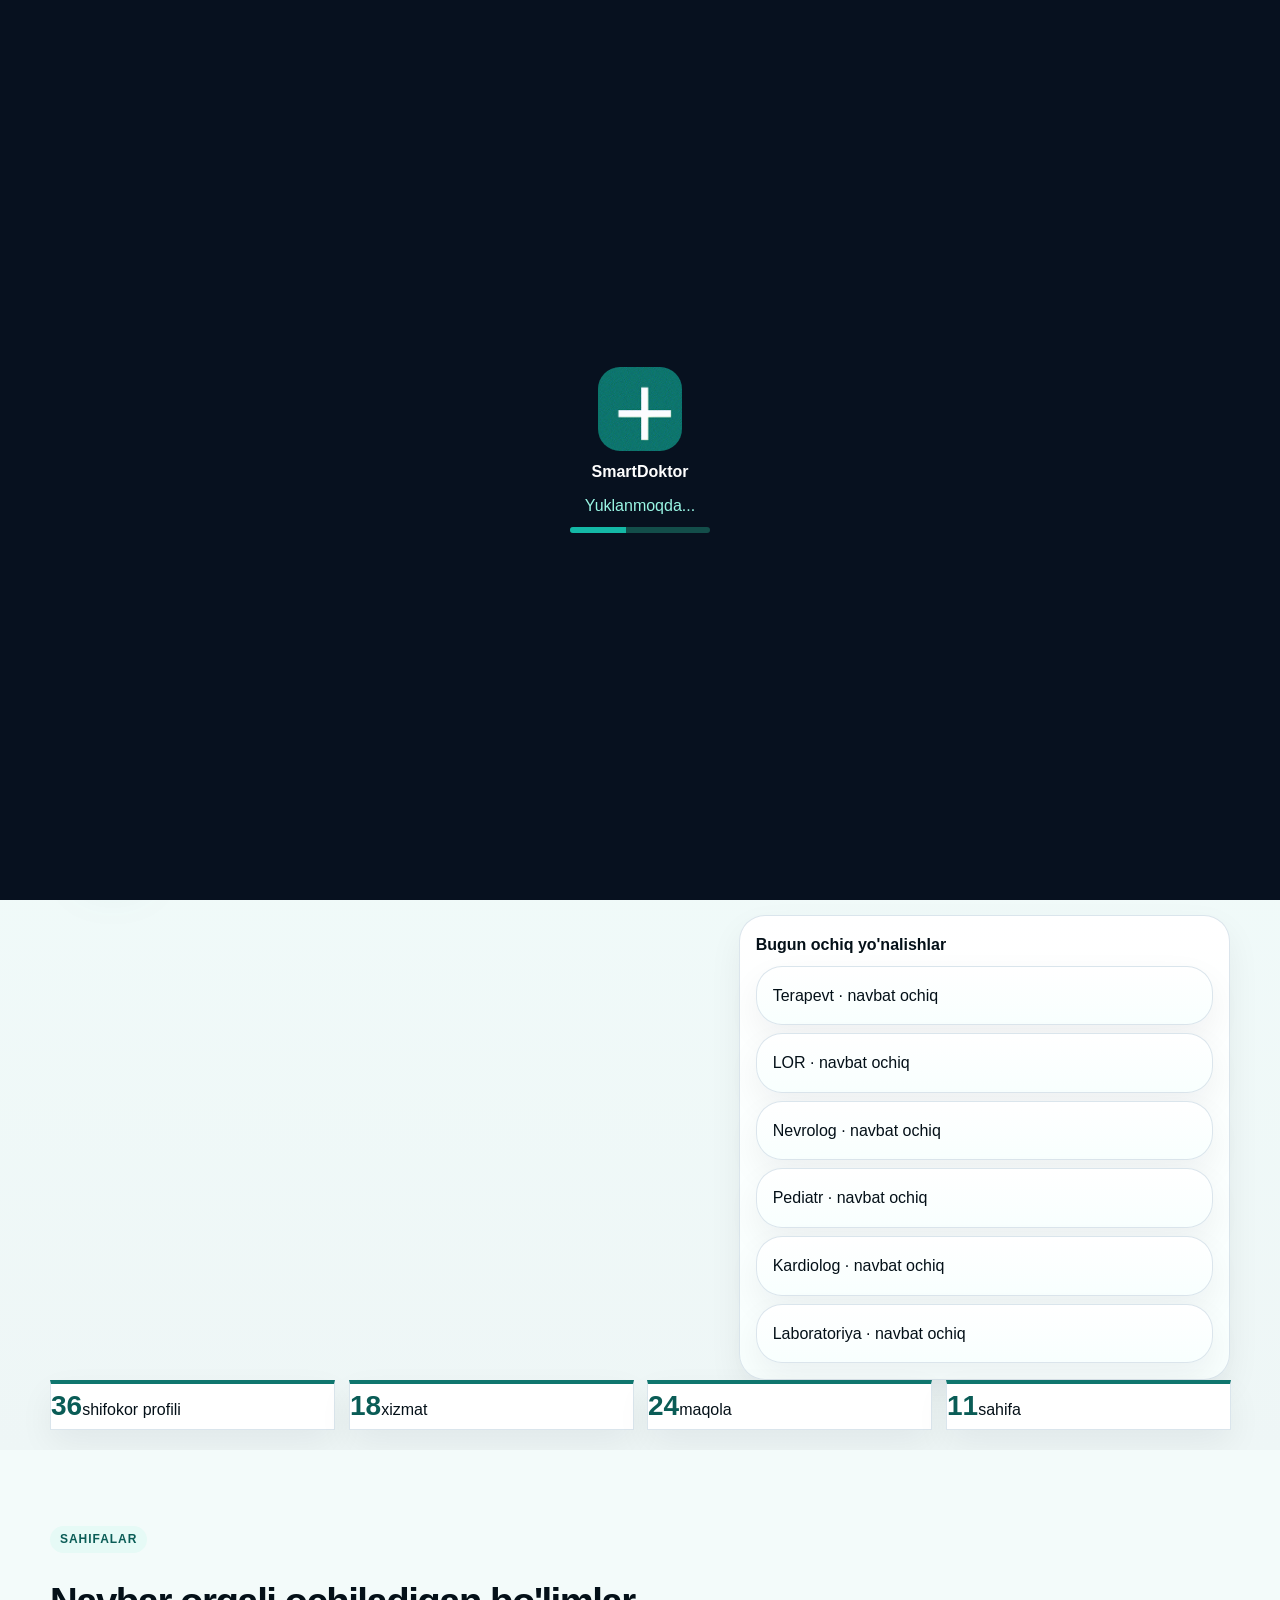
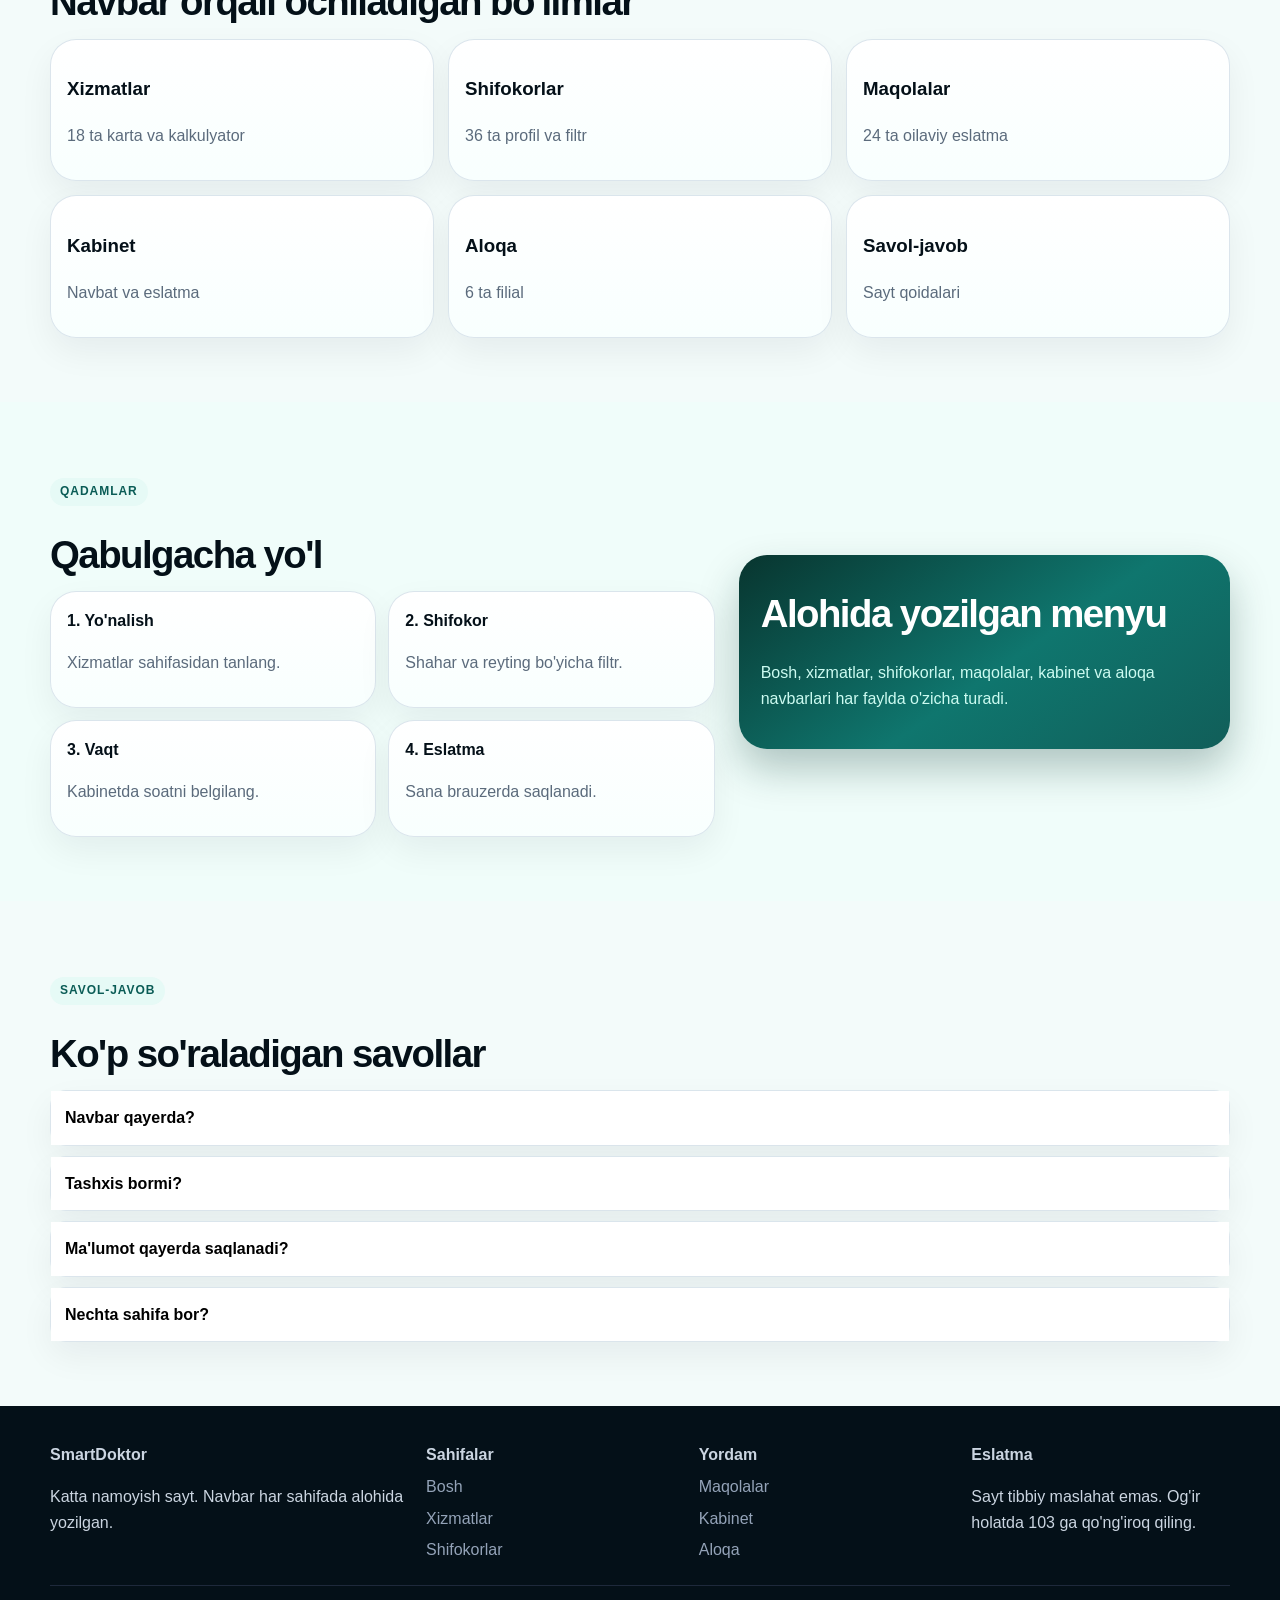
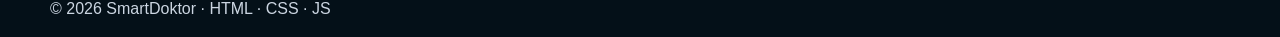
<file: index.html>
<!DOCTYPE html>
<html lang="uz">
<head>
  <meta charset="UTF-8">
  <meta name="viewport" content="width=device-width, initial-scale=1.0">
    <link rel="icon" href="media/favicon.png">
  <title>SmartDoktor — bosh sahifa</title>
  <link rel="stylesheet" href="styles.css">
</head>
<body>
<div class="loader" id="loader" role="status" aria-live="polite">
    <div class="loader-box">
      <img src="media/logo.gif" alt="">
      <strong>SmartDoktor</strong>
      <span>Yuklanmoqda...</span>
      <i></i>
    </div>
  </div>
    <div class="topbar"><div class="container topbar-row"><span>SmartDoktor · namoyish klinika · tashxis emas</span><span>+998 55 500 52 52</span></div></div>
  <header class="header"><div class="container nav">
    <a class="logo" href="index.html"><span class="logo-mark">SD</span> SmartDoktor</a>
    <button class="menu-btn" id="menuBtn" type="button">Menyu</button>
    <nav class="menu" id="menu" aria-label="index.html">        <a href="index.html" class="active">Bosh</a>
        <a href="haqida.html" class="">Haqida</a>
        <a href="xizmatlar.html" class="">Xizmatlar</a>
        <a href="shifokorlar.html" class="">Shifokorlar</a>
        <a href="laboratoriya.html" class="">Laboratoriya</a>
        <a href="bolalar.html" class="">Bolalar</a>
        <a href="narxlar.html" class="">Narxlar</a>
        <a href="filiallar.html" class="">Filiallar</a>
        <a href="maqolalar.html" class="">Maqolalar</a>
        <a href="kabinet.html" class="">Kabinet</a>
        <a href="aloqa.html" class="">Aloqa</a>
        <a class="btn" href="kabinet.html">Navbat</a>
    </nav>
  </div></header>
  <div class="subnav"><div class="container subnav-row">
    <a href="xizmatlar.html?tur=Terapiya">Terapiya</a>
    <a href="xizmatlar.html?tur=LOR">LOR</a>
    <a href="bolalar.html">Pediatriya</a>
    <a href="laboratoriya.html">Tahlil</a>
    <a href="narxlar.html">Narx</a>
    <a href="filiallar.html">6 filial</a>
  </div></div>
  <main>

    <section class="hero">
      <div class="container hero-grid">
        <div>
          <span class="badge">11 sahifa · 36 shifokor · 18 xizmat</span>
          <h1>SmartDoktor — kuchli raqamli klinika</h1>
          <p class="lead">Bitta kuchli kirish: video, 3D sahna, shifokorlar, xizmatlar va kabinet. Navbarlar alohida, loading faqat birinchi kirishda.</p>
          <div class="hero-actions"><a class="btn" href="shifokorlar.html">Shifokorlar</a><a class="btn ghost" href="xizmatlar.html">Xizmatlar</a></div>
          <div class="pills"><a class="pill" href="xizmatlar.html?tur=Terapiya">Terapiya</a><a class="pill" href="xizmatlar.html?tur=LOR">LOR</a><a class="pill" href="shifokorlar.html?spec=Pediatr">Pediatr</a><a class="pill" href="xizmatlar.html?tur=Laboratoriya">Laboratoriya</a><a class="pill" href="xizmatlar.html?tur=Diagnostika">UZI</a><a class="pill" href="shifokorlar.html?spec=Kardiolog">EKG</a></div>
        </div>
        
        <div class="stage" id="stage" aria-hidden="true">
          <div class="orbit"></div>
          <div class="orbit orbit-2"></div>
          <div class="cube">
            <span></span><span></span><span></span><span></span><span></span><span></span>
          </div>
          <div class="float f1">+</div>
          <div class="float f2">♥</div>
          <div class="float f3">UZI</div>
        </div>

        
        <div class="media-card">
          <video class="hero-video" src="media/klinika.mp4" poster="media/klinika.jpg" autoplay muted loop playsinline></video>
          <img class="gif-badge" src="media/logo.gif" alt="SmartDoktor harakatli belgi">
        </div>

        <aside class="hero-card tilt" id="openNow"></aside>
      </div>
      <div class="container stats">
        <div class="stat"><b data-count="36">0</b><span>shifokor profili</span></div>
        <div class="stat"><b data-count="18">0</b><span>xizmat</span></div>
        <div class="stat"><b data-count="24">0</b><span>maqola</span></div>
        <div class="stat"><b data-count="11">0</b><span>sahifa</span></div>
      </div>
    </section>
    <section><div class="container"><p class="kicker">Sahifalar</p><h2>Navbar orqali ochiladigan bo'limlar</h2><div class="three" id="homeDepts"></div></div></section>
    <section class="soft"><div class="container wide">
      <div><p class="kicker">Qadamlar</p><h2>Qabulgacha yo'l</h2><div class="two">
        <article class="list-card"><b>1. Yo'nalish</b><p class="muted">Xizmatlar sahifasidan tanlang.</p></article>
        <article class="list-card"><b>2. Shifokor</b><p class="muted">Shahar va reyting bo'yicha filtr.</p></article>
        <article class="list-card"><b>3. Vaqt</b><p class="muted">Kabinetda soatni belgilang.</p></article>
        <article class="list-card"><b>4. Eslatma</b><p class="muted">Sana brauzerda saqlanadi.</p></article>
      </div></div>
      <aside class="banner"><h2>Alohida yozilgan menyu</h2><p>Bosh, xizmatlar, shifokorlar, maqolalar, kabinet va aloqa navbarlari har faylda o'zicha turadi.</p></aside>
    </div></section>
    <section id="savol"><div class="container"><p class="kicker">Savol-javob</p><h2>Ko'p so'raladigan savollar</h2><div class="faq" id="faq"></div></div></section>

  </main>
  <footer class="footer">
    <div class="container foot-grid">
      <div><strong>SmartDoktor</strong><p>Katta namoyish sayt. Navbar har sahifada alohida yozilgan.</p></div>
      <div><strong>Sahifalar</strong><a href="index.html">Bosh</a><a href="xizmatlar.html">Xizmatlar</a><a href="shifokorlar.html">Shifokorlar</a></div>
      <div><strong>Yordam</strong><a href="maqolalar.html">Maqolalar</a><a href="kabinet.html">Kabinet</a><a href="aloqa.html">Aloqa</a></div>
      <div><strong>Eslatma</strong><p>Sayt tibbiy maslahat emas. Og'ir holatda 103 ga qo'ng'iroq qiling.</p></div>
    </div>
    <div class="container bottom">© 2026 SmartDoktor · HTML · CSS · JS</div>
  </footer>
  <div class="modal" id="modal"><div class="modal-card"><h3 id="modalTitle">Xabar</h3><p id="modalBody"></p><button class="btn" id="closeModal" type="button">Yopish</button></div></div>
  <div class="toast" id="toast"></div>
  <button class="to-top" id="toTop" type="button">↑</button>
  <script src="script.js"></script>
</body>
</html>
</file>
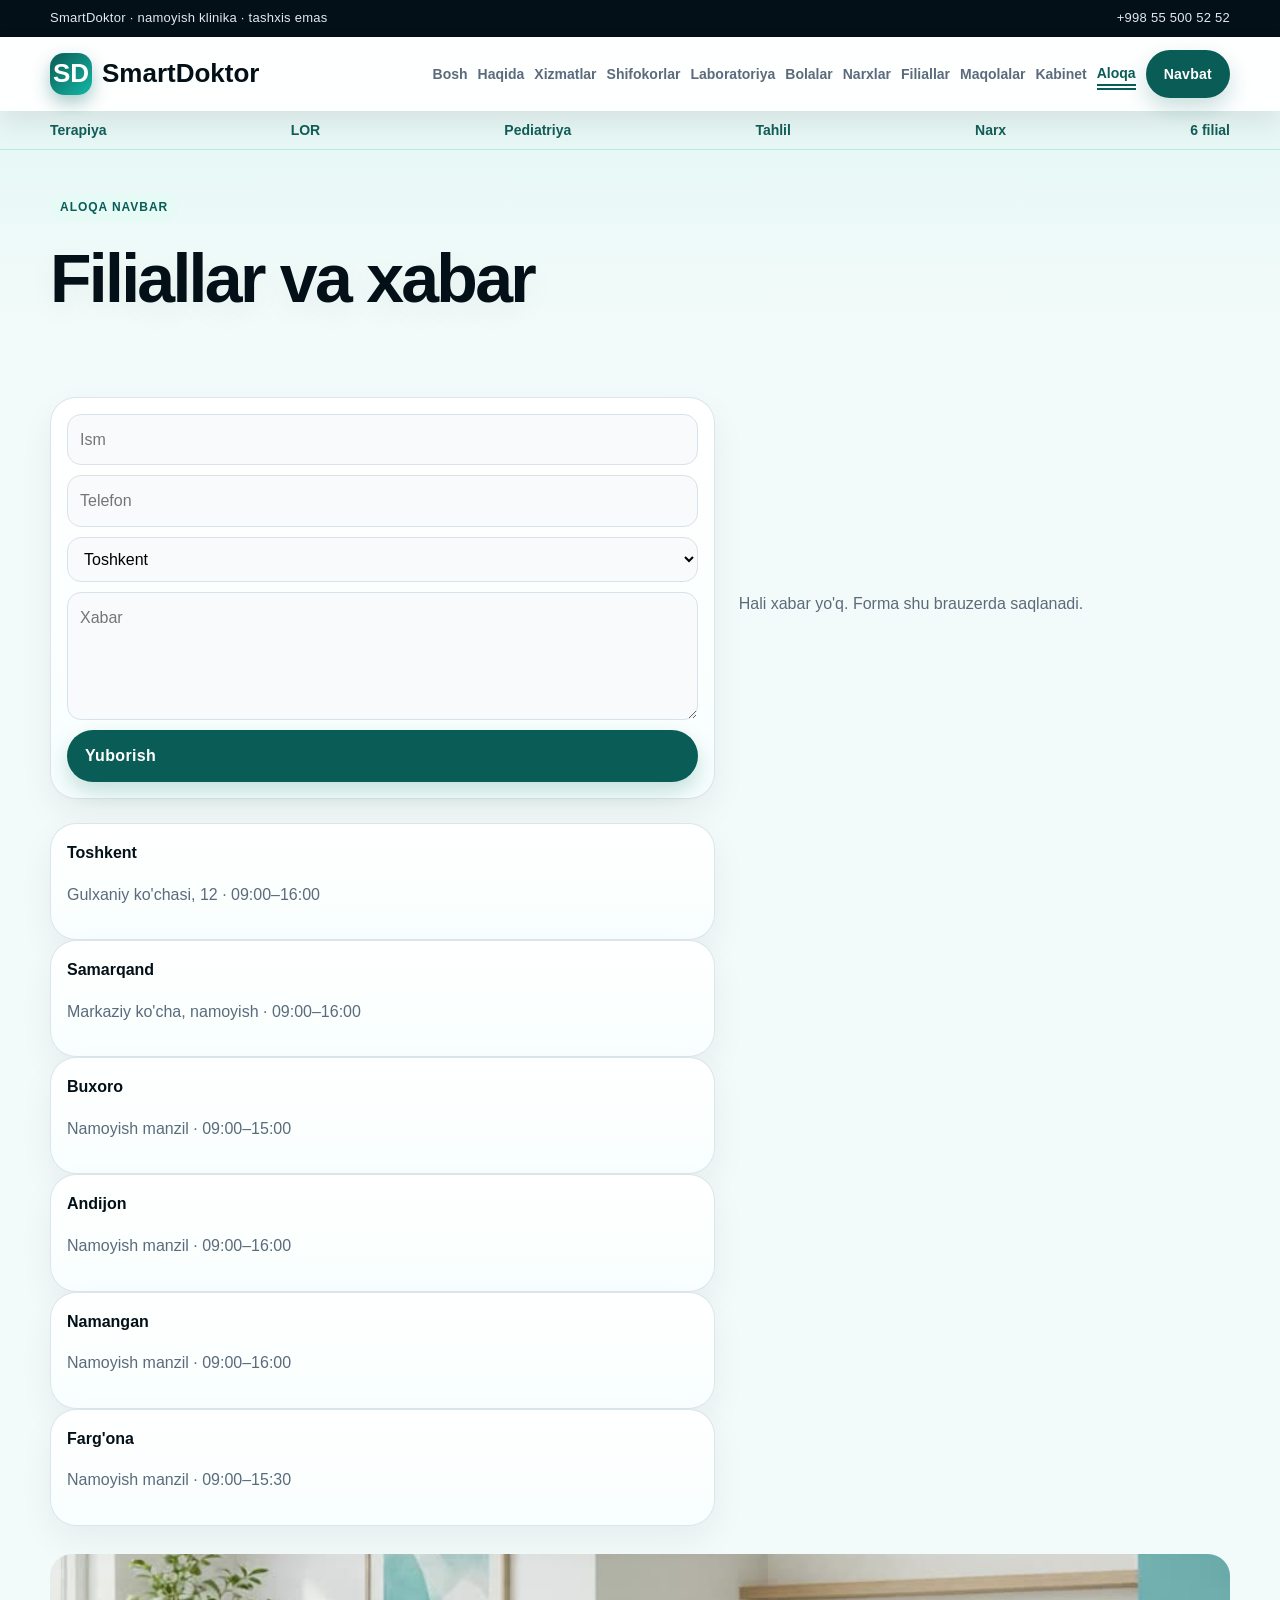
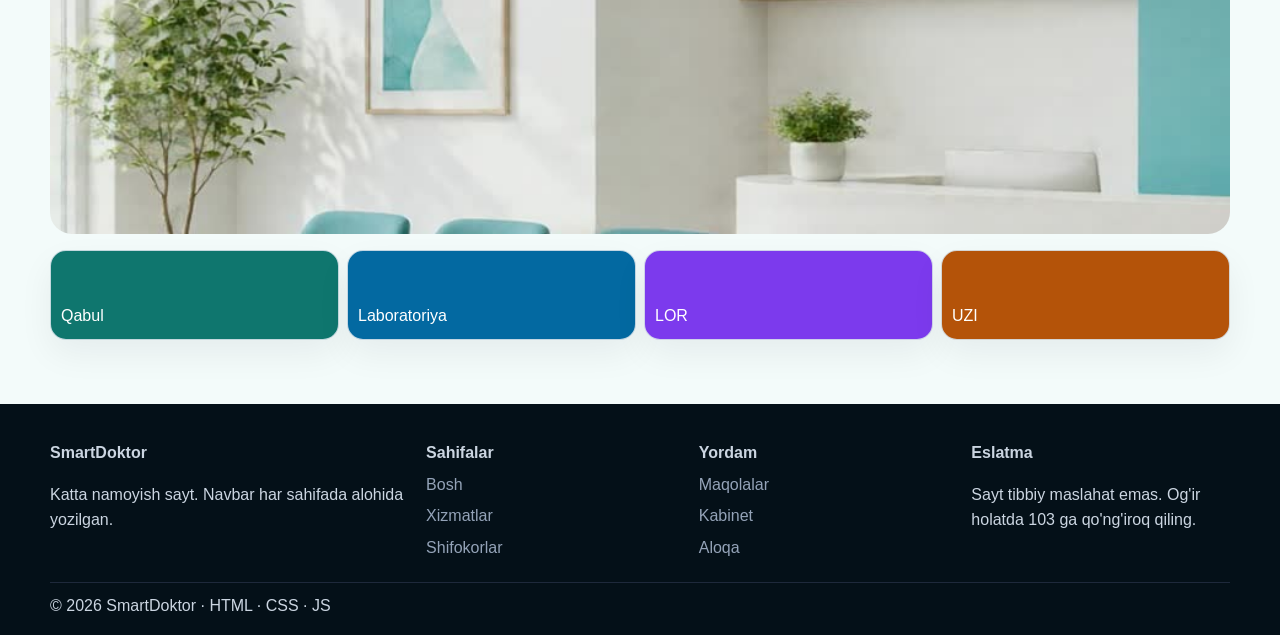
<file: aloqa.html>
<!DOCTYPE html>
<html lang="uz">
<head>
  <meta charset="UTF-8">
  <meta name="viewport" content="width=device-width, initial-scale=1.0">
    <link rel="icon" href="media/favicon.png">
  <title>Aloqa — SmartDoktor</title>
  <link rel="stylesheet" href="styles.css">
</head>
<body>
  <div class="topbar"><div class="container topbar-row"><span>SmartDoktor · namoyish klinika · tashxis emas</span><span>+998 55 500 52 52</span></div></div>
  <header class="header"><div class="container nav">
    <a class="logo" href="index.html"><span class="logo-mark">SD</span> SmartDoktor</a>
    <button class="menu-btn" id="menuBtn" type="button">Menyu</button>
    <nav class="menu" id="menu" aria-label="aloqa.html">        <a href="index.html" class="">Bosh</a>
        <a href="haqida.html" class="">Haqida</a>
        <a href="xizmatlar.html" class="">Xizmatlar</a>
        <a href="shifokorlar.html" class="">Shifokorlar</a>
        <a href="laboratoriya.html" class="">Laboratoriya</a>
        <a href="bolalar.html" class="">Bolalar</a>
        <a href="narxlar.html" class="">Narxlar</a>
        <a href="filiallar.html" class="">Filiallar</a>
        <a href="maqolalar.html" class="">Maqolalar</a>
        <a href="kabinet.html" class="">Kabinet</a>
        <a href="aloqa.html" class="active">Aloqa</a>
        <a class="btn" href="kabinet.html">Navbat</a>
    </nav>
  </div></header>
  <div class="subnav"><div class="container subnav-row">
    <a href="xizmatlar.html?tur=Terapiya">Terapiya</a>
    <a href="xizmatlar.html?tur=LOR">LOR</a>
    <a href="bolalar.html">Pediatriya</a>
    <a href="laboratoriya.html">Tahlil</a>
    <a href="narxlar.html">Narx</a>
    <a href="filiallar.html">6 filial</a>
  </div></div>
  <main>

    <section class="page-hero"><div class="container"><p class="kicker">Aloqa navbar</p><h1>Filiallar va xabar</h1></div></section>
    <section><div class="container split">
      <form class="card form-grid" id="contactForm"><input name="name" placeholder="Ism" required><input name="phone" placeholder="Telefon" required><select name="branch" id="branchSelect"></select><textarea name="msg" rows="4" placeholder="Xabar"></textarea><button class="btn" type="submit">Yuborish</button></form>
      <div class="timeline" id="branches"></div>
    </div><div class="container" style="margin-top:28px"><img class="wide-photo" src="media/dahliz.jpg" alt="SmartDoktor filiali"><div class="gallery" id="gallery"></div></div></section>

  </main>
  <footer class="footer">
    <div class="container foot-grid">
      <div><strong>SmartDoktor</strong><p>Katta namoyish sayt. Navbar har sahifada alohida yozilgan.</p></div>
      <div><strong>Sahifalar</strong><a href="index.html">Bosh</a><a href="xizmatlar.html">Xizmatlar</a><a href="shifokorlar.html">Shifokorlar</a></div>
      <div><strong>Yordam</strong><a href="maqolalar.html">Maqolalar</a><a href="kabinet.html">Kabinet</a><a href="aloqa.html">Aloqa</a></div>
      <div><strong>Eslatma</strong><p>Sayt tibbiy maslahat emas. Og'ir holatda 103 ga qo'ng'iroq qiling.</p></div>
    </div>
    <div class="container bottom">© 2026 SmartDoktor · HTML · CSS · JS</div>
  </footer>
  <div class="modal" id="modal"><div class="modal-card"><h3 id="modalTitle">Xabar</h3><p id="modalBody"></p><button class="btn" id="closeModal" type="button">Yopish</button></div></div>
  <div class="toast" id="toast"></div>
  <button class="to-top" id="toTop" type="button">↑</button>
  <script src="script.js"></script>
</body>
</html>
</file>
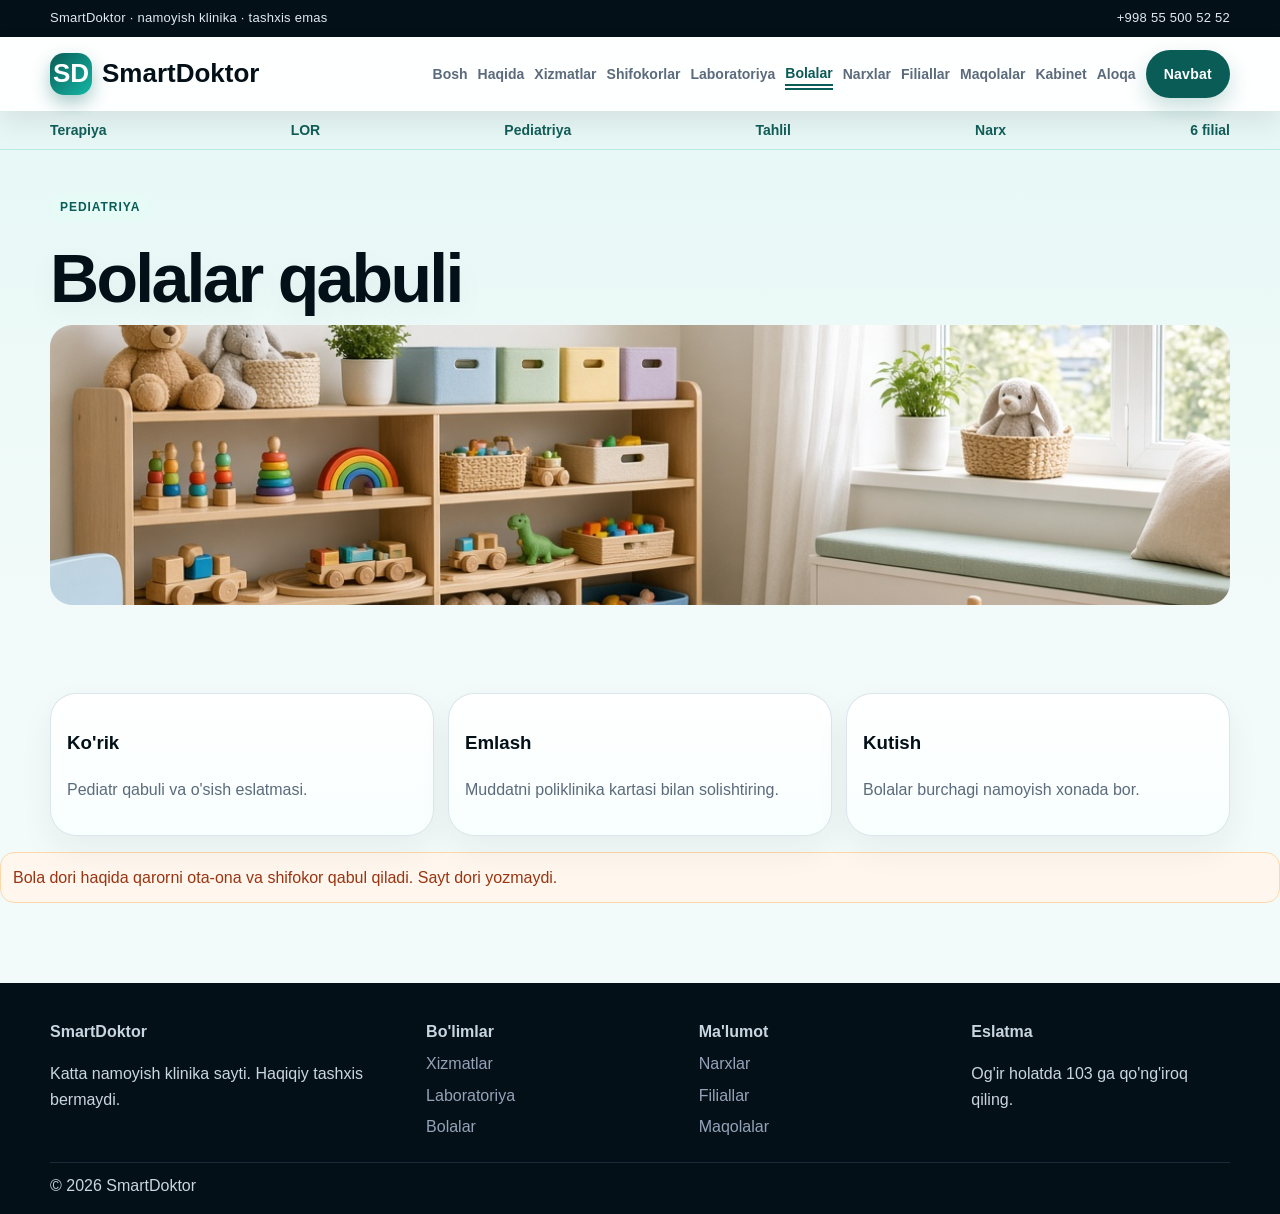
<file: bolalar.html>
<!DOCTYPE html><html lang="uz"><head><meta charset="UTF-8"><meta name="viewport" content="width=device-width, initial-scale=1"><link rel="icon" href="media/favicon.png"><title>Bolalar — SmartDoktor</title><link rel="stylesheet" href="styles.css"></head><body>
  <div class="topbar"><div class="container topbar-row"><span>SmartDoktor · namoyish klinika · tashxis emas</span><span>+998 55 500 52 52</span></div></div>
  <header class="header"><div class="container nav">
    <a class="logo" href="index.html"><span class="logo-mark">SD</span> SmartDoktor</a>
    <button class="menu-btn" id="menuBtn" type="button">Menyu</button>
    <nav class="menu" id="menu" aria-label="bolalar.html">        <a href="index.html" class="">Bosh</a>
        <a href="haqida.html" class="">Haqida</a>
        <a href="xizmatlar.html" class="">Xizmatlar</a>
        <a href="shifokorlar.html" class="">Shifokorlar</a>
        <a href="laboratoriya.html" class="">Laboratoriya</a>
        <a href="bolalar.html" class="active">Bolalar</a>
        <a href="narxlar.html" class="">Narxlar</a>
        <a href="filiallar.html" class="">Filiallar</a>
        <a href="maqolalar.html" class="">Maqolalar</a>
        <a href="kabinet.html" class="">Kabinet</a>
        <a href="aloqa.html" class="">Aloqa</a>
        <a class="btn" href="kabinet.html">Navbat</a>
    </nav>
  </div></header>
  <div class="subnav"><div class="container subnav-row">
    <a href="xizmatlar.html?tur=Terapiya">Terapiya</a>
    <a href="xizmatlar.html?tur=LOR">LOR</a>
    <a href="bolalar.html">Pediatriya</a>
    <a href="laboratoriya.html">Tahlil</a>
    <a href="narxlar.html">Narx</a>
    <a href="filiallar.html">6 filial</a>
  </div></div>
<main>
<section class="page-hero"><div class="container"><p class="kicker">Pediatriya</p><h1>Bolalar qabuli</h1><img class="wide-photo" src="media/bolalar.jpg" alt="Bolalar xonasi"></div></section>
<section><div class="container three">
<article class="card"><h3>Ko'rik</h3><p class="muted">Pediatr qabuli va o'sish eslatmasi.</p></article>
<article class="card"><h3>Emlash</h3><p class="muted">Muddatni poliklinika kartasi bilan solishtiring.</p></article>
<article class="card"><h3>Kutish</h3><p class="muted">Bolalar burchagi namoyish xonada bor.</p></article>
</div><p class="warn">Bola dori haqida qarorni ota-ona va shifokor qabul qiladi. Sayt dori yozmaydi.</p></section>
</main>
  <footer class="footer"><div class="container foot-grid">
    <div><strong>SmartDoktor</strong><p>Katta namoyish klinika sayti. Haqiqiy tashxis bermaydi.</p></div>
    <div><strong>Bo'limlar</strong><a href="xizmatlar.html">Xizmatlar</a><a href="laboratoriya.html">Laboratoriya</a><a href="bolalar.html">Bolalar</a></div>
    <div><strong>Ma'lumot</strong><a href="narxlar.html">Narxlar</a><a href="filiallar.html">Filiallar</a><a href="maqolalar.html">Maqolalar</a></div>
    <div><strong>Eslatma</strong><p>Og'ir holatda 103 ga qo'ng'iroq qiling.</p></div>
  </div><div class="container bottom">© 2026 SmartDoktor</div></footer>
  <div class="modal" id="modal"><div class="modal-card"><h3 id="modalTitle">Xabar</h3><p id="modalBody"></p><button class="btn" id="closeModal" type="button">Yopish</button></div></div>
  <div class="toast" id="toast"></div><button class="to-top" id="toTop" type="button">↑</button>
  <script src="script.js"></script></body></html>
</file>
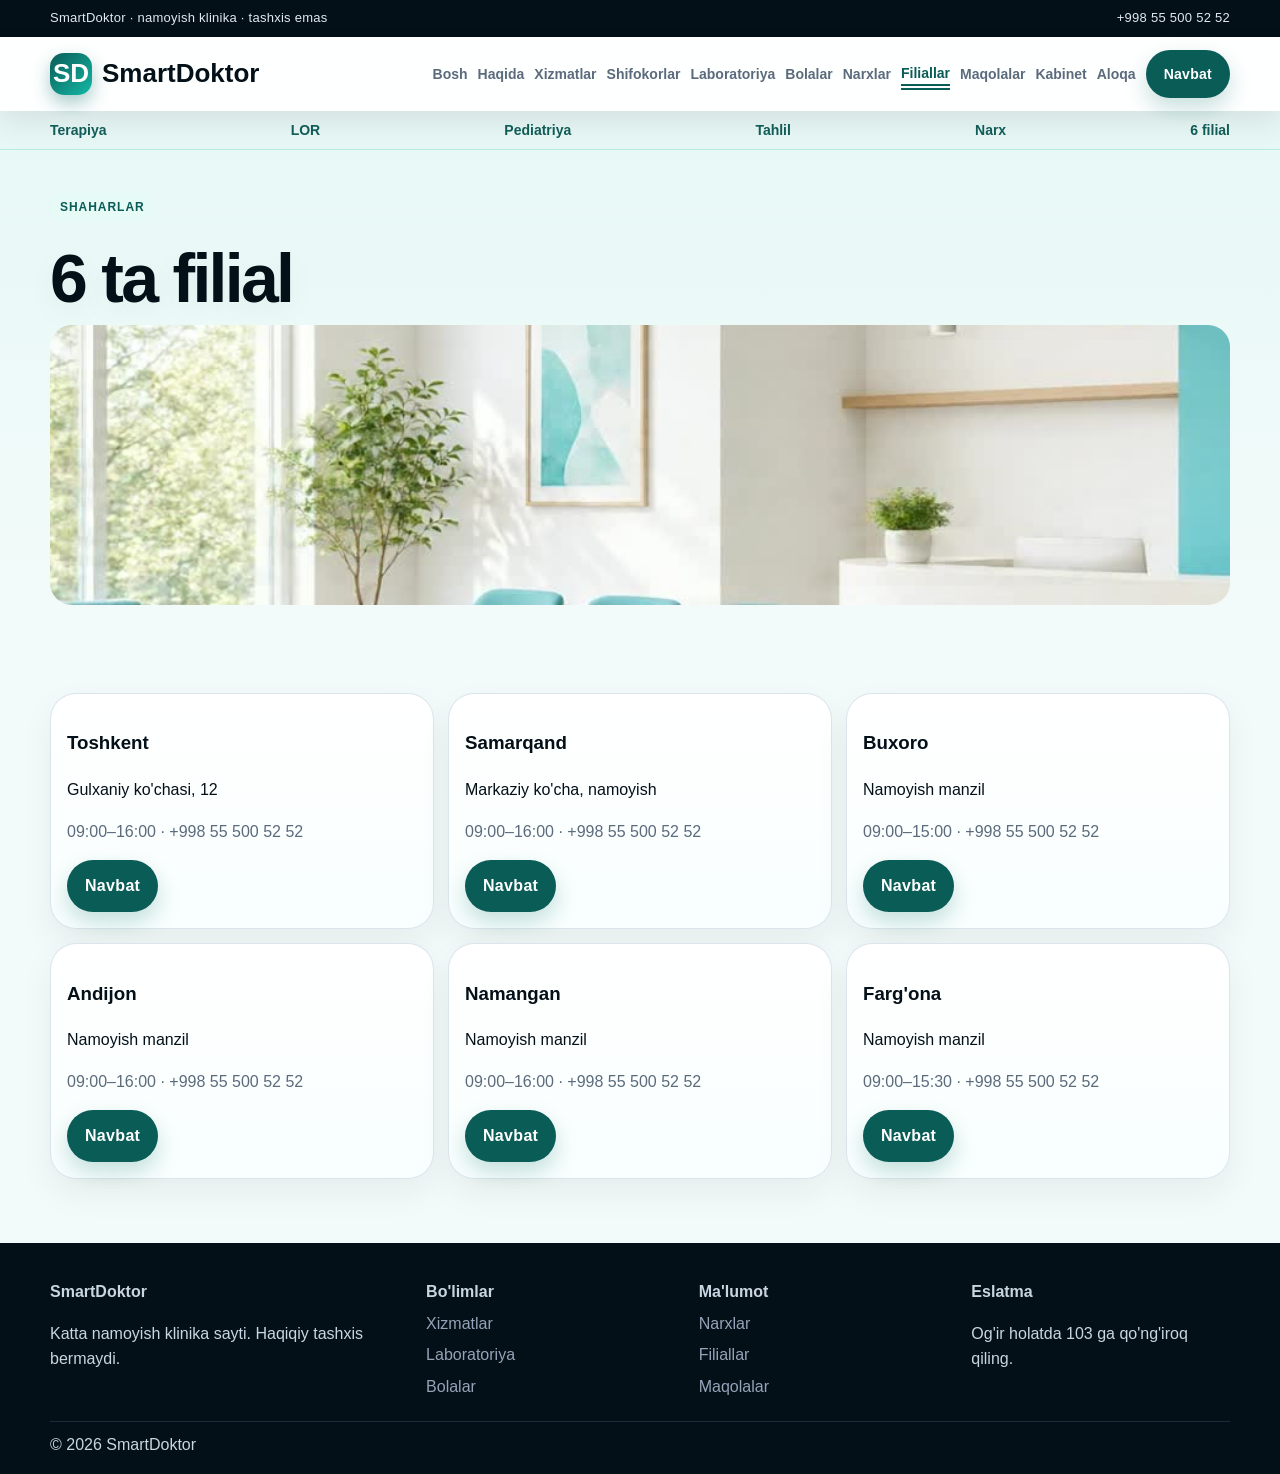
<file: filiallar.html>
<!DOCTYPE html><html lang="uz"><head><meta charset="UTF-8"><meta name="viewport" content="width=device-width, initial-scale=1"><link rel="icon" href="media/favicon.png"><title>Filiallar — SmartDoktor</title><link rel="stylesheet" href="styles.css"></head><body>
  <div class="topbar"><div class="container topbar-row"><span>SmartDoktor · namoyish klinika · tashxis emas</span><span>+998 55 500 52 52</span></div></div>
  <header class="header"><div class="container nav">
    <a class="logo" href="index.html"><span class="logo-mark">SD</span> SmartDoktor</a>
    <button class="menu-btn" id="menuBtn" type="button">Menyu</button>
    <nav class="menu" id="menu" aria-label="filiallar.html">        <a href="index.html" class="">Bosh</a>
        <a href="haqida.html" class="">Haqida</a>
        <a href="xizmatlar.html" class="">Xizmatlar</a>
        <a href="shifokorlar.html" class="">Shifokorlar</a>
        <a href="laboratoriya.html" class="">Laboratoriya</a>
        <a href="bolalar.html" class="">Bolalar</a>
        <a href="narxlar.html" class="">Narxlar</a>
        <a href="filiallar.html" class="active">Filiallar</a>
        <a href="maqolalar.html" class="">Maqolalar</a>
        <a href="kabinet.html" class="">Kabinet</a>
        <a href="aloqa.html" class="">Aloqa</a>
        <a class="btn" href="kabinet.html">Navbat</a>
    </nav>
  </div></header>
  <div class="subnav"><div class="container subnav-row">
    <a href="xizmatlar.html?tur=Terapiya">Terapiya</a>
    <a href="xizmatlar.html?tur=LOR">LOR</a>
    <a href="bolalar.html">Pediatriya</a>
    <a href="laboratoriya.html">Tahlil</a>
    <a href="narxlar.html">Narx</a>
    <a href="filiallar.html">6 filial</a>
  </div></div>
<main>
<section class="page-hero"><div class="container"><p class="kicker">Shaharlar</p><h1>6 ta filial</h1><img class="wide-photo" src="media/qabul.jpg" alt="Qabulxona"></div></section>
<section><div class="container three" id="branchCards"></div></section>
</main>
  <footer class="footer"><div class="container foot-grid">
    <div><strong>SmartDoktor</strong><p>Katta namoyish klinika sayti. Haqiqiy tashxis bermaydi.</p></div>
    <div><strong>Bo'limlar</strong><a href="xizmatlar.html">Xizmatlar</a><a href="laboratoriya.html">Laboratoriya</a><a href="bolalar.html">Bolalar</a></div>
    <div><strong>Ma'lumot</strong><a href="narxlar.html">Narxlar</a><a href="filiallar.html">Filiallar</a><a href="maqolalar.html">Maqolalar</a></div>
    <div><strong>Eslatma</strong><p>Og'ir holatda 103 ga qo'ng'iroq qiling.</p></div>
  </div><div class="container bottom">© 2026 SmartDoktor</div></footer>
  <div class="modal" id="modal"><div class="modal-card"><h3 id="modalTitle">Xabar</h3><p id="modalBody"></p><button class="btn" id="closeModal" type="button">Yopish</button></div></div>
  <div class="toast" id="toast"></div><button class="to-top" id="toTop" type="button">↑</button>
  <script src="script.js"></script></body></html>
</file>
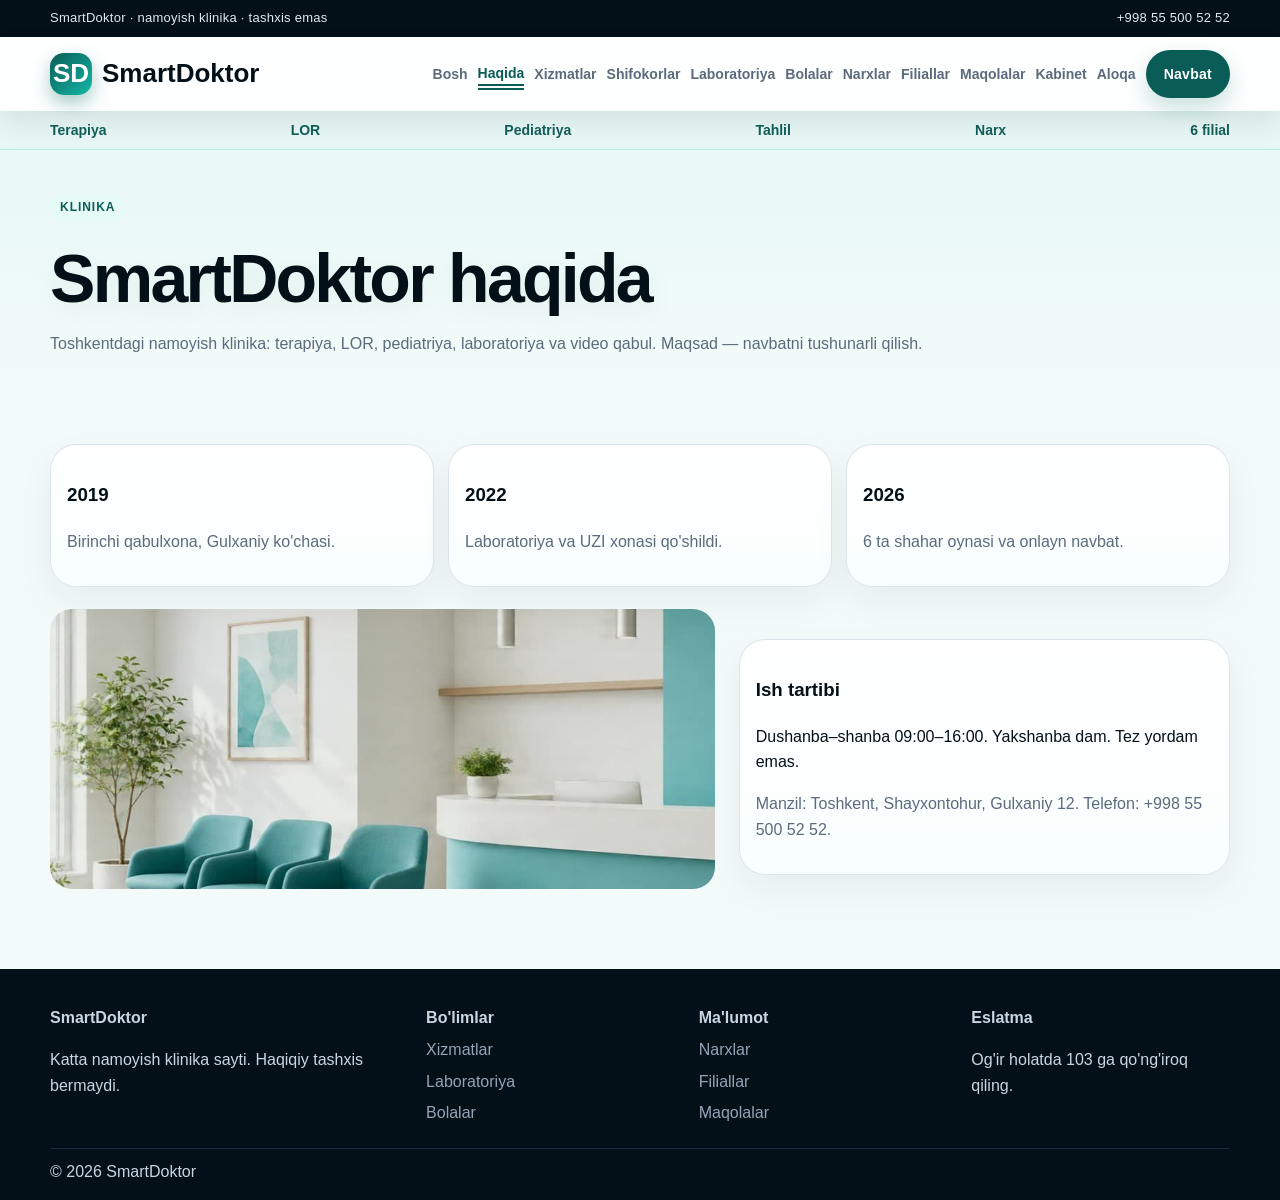
<file: haqida.html>
<!DOCTYPE html><html lang="uz"><head><meta charset="UTF-8"><meta name="viewport" content="width=device-width, initial-scale=1"><link rel="icon" href="media/favicon.png"><title>Haqida — SmartDoktor</title><link rel="stylesheet" href="styles.css"></head><body>
  <div class="topbar"><div class="container topbar-row"><span>SmartDoktor · namoyish klinika · tashxis emas</span><span>+998 55 500 52 52</span></div></div>
  <header class="header"><div class="container nav">
    <a class="logo" href="index.html"><span class="logo-mark">SD</span> SmartDoktor</a>
    <button class="menu-btn" id="menuBtn" type="button">Menyu</button>
    <nav class="menu" id="menu" aria-label="haqida.html">        <a href="index.html" class="">Bosh</a>
        <a href="haqida.html" class="active">Haqida</a>
        <a href="xizmatlar.html" class="">Xizmatlar</a>
        <a href="shifokorlar.html" class="">Shifokorlar</a>
        <a href="laboratoriya.html" class="">Laboratoriya</a>
        <a href="bolalar.html" class="">Bolalar</a>
        <a href="narxlar.html" class="">Narxlar</a>
        <a href="filiallar.html" class="">Filiallar</a>
        <a href="maqolalar.html" class="">Maqolalar</a>
        <a href="kabinet.html" class="">Kabinet</a>
        <a href="aloqa.html" class="">Aloqa</a>
        <a class="btn" href="kabinet.html">Navbat</a>
    </nav>
  </div></header>
  <div class="subnav"><div class="container subnav-row">
    <a href="xizmatlar.html?tur=Terapiya">Terapiya</a>
    <a href="xizmatlar.html?tur=LOR">LOR</a>
    <a href="bolalar.html">Pediatriya</a>
    <a href="laboratoriya.html">Tahlil</a>
    <a href="narxlar.html">Narx</a>
    <a href="filiallar.html">6 filial</a>
  </div></div>
<main>
<section class="page-hero"><div class="container"><p class="kicker">Klinika</p><h1>SmartDoktor haqida</h1>
<p class="lead">Toshkentdagi namoyish klinika: terapiya, LOR, pediatriya, laboratoriya va video qabul. Maqsad — navbatni tushunarli qilish.</p></div></section>
<section><div class="container three">
<article class="card"><h3>2019</h3><p class="muted">Birinchi qabulxona, Gulxaniy ko'chasi.</p></article>
<article class="card"><h3>2022</h3><p class="muted">Laboratoriya va UZI xonasi qo'shildi.</p></article>
<article class="card"><h3>2026</h3><p class="muted">6 ta shahar oynasi va onlayn navbat.</p></article>
</div><div class="container split" style="margin-top:22px"><img class="wide-photo" src="media/dahliz.jpg" alt="Klinika dahlizi"><div class="card"><h3>Ish tartibi</h3><p>Dushanba–shanba 09:00–16:00. Yakshanba dam. Tez yordam emas.</p><p class="muted">Manzil: Toshkent, Shayxontohur, Gulxaniy 12. Telefon: +998 55 500 52 52.</p></div></div></section>
</main>
  <footer class="footer"><div class="container foot-grid">
    <div><strong>SmartDoktor</strong><p>Katta namoyish klinika sayti. Haqiqiy tashxis bermaydi.</p></div>
    <div><strong>Bo'limlar</strong><a href="xizmatlar.html">Xizmatlar</a><a href="laboratoriya.html">Laboratoriya</a><a href="bolalar.html">Bolalar</a></div>
    <div><strong>Ma'lumot</strong><a href="narxlar.html">Narxlar</a><a href="filiallar.html">Filiallar</a><a href="maqolalar.html">Maqolalar</a></div>
    <div><strong>Eslatma</strong><p>Og'ir holatda 103 ga qo'ng'iroq qiling.</p></div>
  </div><div class="container bottom">© 2026 SmartDoktor</div></footer>
  <div class="modal" id="modal"><div class="modal-card"><h3 id="modalTitle">Xabar</h3><p id="modalBody"></p><button class="btn" id="closeModal" type="button">Yopish</button></div></div>
  <div class="toast" id="toast"></div><button class="to-top" id="toTop" type="button">↑</button>
  <script src="script.js"></script></body></html>
</file>
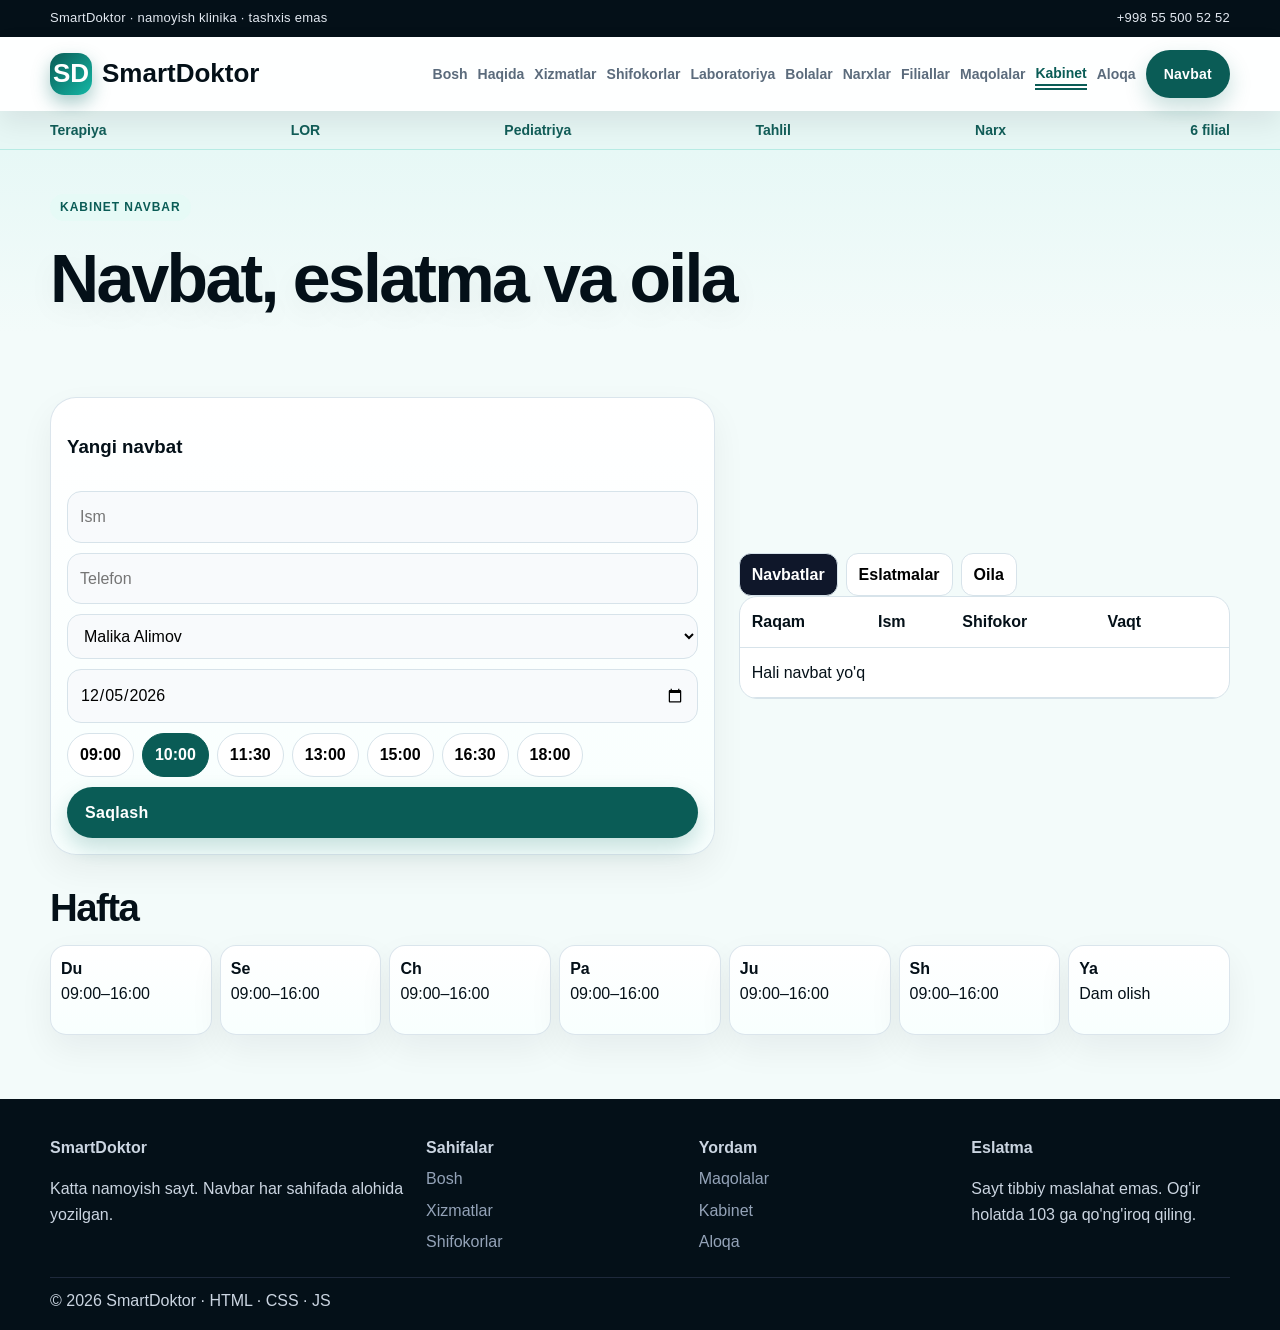
<file: kabinet.html>
<!DOCTYPE html>
<html lang="uz">
<head>
  <meta charset="UTF-8">
  <meta name="viewport" content="width=device-width, initial-scale=1.0">
    <link rel="icon" href="media/favicon.png">
  <title>Kabinet — SmartDoktor</title>
  <link rel="stylesheet" href="styles.css">
</head>
<body>
  <div class="topbar"><div class="container topbar-row"><span>SmartDoktor · namoyish klinika · tashxis emas</span><span>+998 55 500 52 52</span></div></div>
  <header class="header"><div class="container nav">
    <a class="logo" href="index.html"><span class="logo-mark">SD</span> SmartDoktor</a>
    <button class="menu-btn" id="menuBtn" type="button">Menyu</button>
    <nav class="menu" id="menu" aria-label="kabinet.html">        <a href="index.html" class="">Bosh</a>
        <a href="haqida.html" class="">Haqida</a>
        <a href="xizmatlar.html" class="">Xizmatlar</a>
        <a href="shifokorlar.html" class="">Shifokorlar</a>
        <a href="laboratoriya.html" class="">Laboratoriya</a>
        <a href="bolalar.html" class="">Bolalar</a>
        <a href="narxlar.html" class="">Narxlar</a>
        <a href="filiallar.html" class="">Filiallar</a>
        <a href="maqolalar.html" class="">Maqolalar</a>
        <a href="kabinet.html" class="active">Kabinet</a>
        <a href="aloqa.html" class="">Aloqa</a>
        <a class="btn" href="kabinet.html">Navbat</a>
    </nav>
  </div></header>
  <div class="subnav"><div class="container subnav-row">
    <a href="xizmatlar.html?tur=Terapiya">Terapiya</a>
    <a href="xizmatlar.html?tur=LOR">LOR</a>
    <a href="bolalar.html">Pediatriya</a>
    <a href="laboratoriya.html">Tahlil</a>
    <a href="narxlar.html">Narx</a>
    <a href="filiallar.html">6 filial</a>
  </div></div>
  <main>

    <section class="page-hero"><div class="container"><p class="kicker">Kabinet navbar</p><h1>Navbat, eslatma va oila</h1></div></section>
    <section><div class="container split">
      <form class="card form-grid" id="apptForm"><h3>Yangi navbat</h3><input name="name" placeholder="Ism" required><input name="phone" placeholder="Telefon" required><select name="doctor" id="doctorSelect"></select><input name="date" type="date" required><div class="slots" id="slots"></div><button class="btn" type="submit">Saqlash</button></form>
      <div><div class="tabs"><button class="tab on" data-tab="appts" type="button">Navbatlar</button><button class="tab" data-tab="notes" type="button">Eslatmalar</button><button class="tab" data-tab="family" type="button">Oila</button></div>
      <div id="tabAppts"></div>
      <form class="card form-grid" id="noteForm" hidden><input id="noteTitle" placeholder="Eslatma" required><input id="noteDate" type="date" required><button class="btn" type="submit">Qo'shish</button><ul id="noteList"></ul></form>
      <form class="card form-grid" id="familyForm" hidden><input id="memberName" placeholder="Oila a'zosi" required><select id="memberRole"><option>Ota</option><option>Ona</option><option>Farzand</option></select><button class="btn" type="submit">Qo'shish</button><ul id="familyList"></ul></form>
      </div></div><div class="container" style="margin-top:22px"><h2>Hafta</h2><div class="week" id="week"></div></div></section>

  </main>
  <footer class="footer">
    <div class="container foot-grid">
      <div><strong>SmartDoktor</strong><p>Katta namoyish sayt. Navbar har sahifada alohida yozilgan.</p></div>
      <div><strong>Sahifalar</strong><a href="index.html">Bosh</a><a href="xizmatlar.html">Xizmatlar</a><a href="shifokorlar.html">Shifokorlar</a></div>
      <div><strong>Yordam</strong><a href="maqolalar.html">Maqolalar</a><a href="kabinet.html">Kabinet</a><a href="aloqa.html">Aloqa</a></div>
      <div><strong>Eslatma</strong><p>Sayt tibbiy maslahat emas. Og'ir holatda 103 ga qo'ng'iroq qiling.</p></div>
    </div>
    <div class="container bottom">© 2026 SmartDoktor · HTML · CSS · JS</div>
  </footer>
  <div class="modal" id="modal"><div class="modal-card"><h3 id="modalTitle">Xabar</h3><p id="modalBody"></p><button class="btn" id="closeModal" type="button">Yopish</button></div></div>
  <div class="toast" id="toast"></div>
  <button class="to-top" id="toTop" type="button">↑</button>
  <script src="script.js"></script>
</body>
</html>
</file>
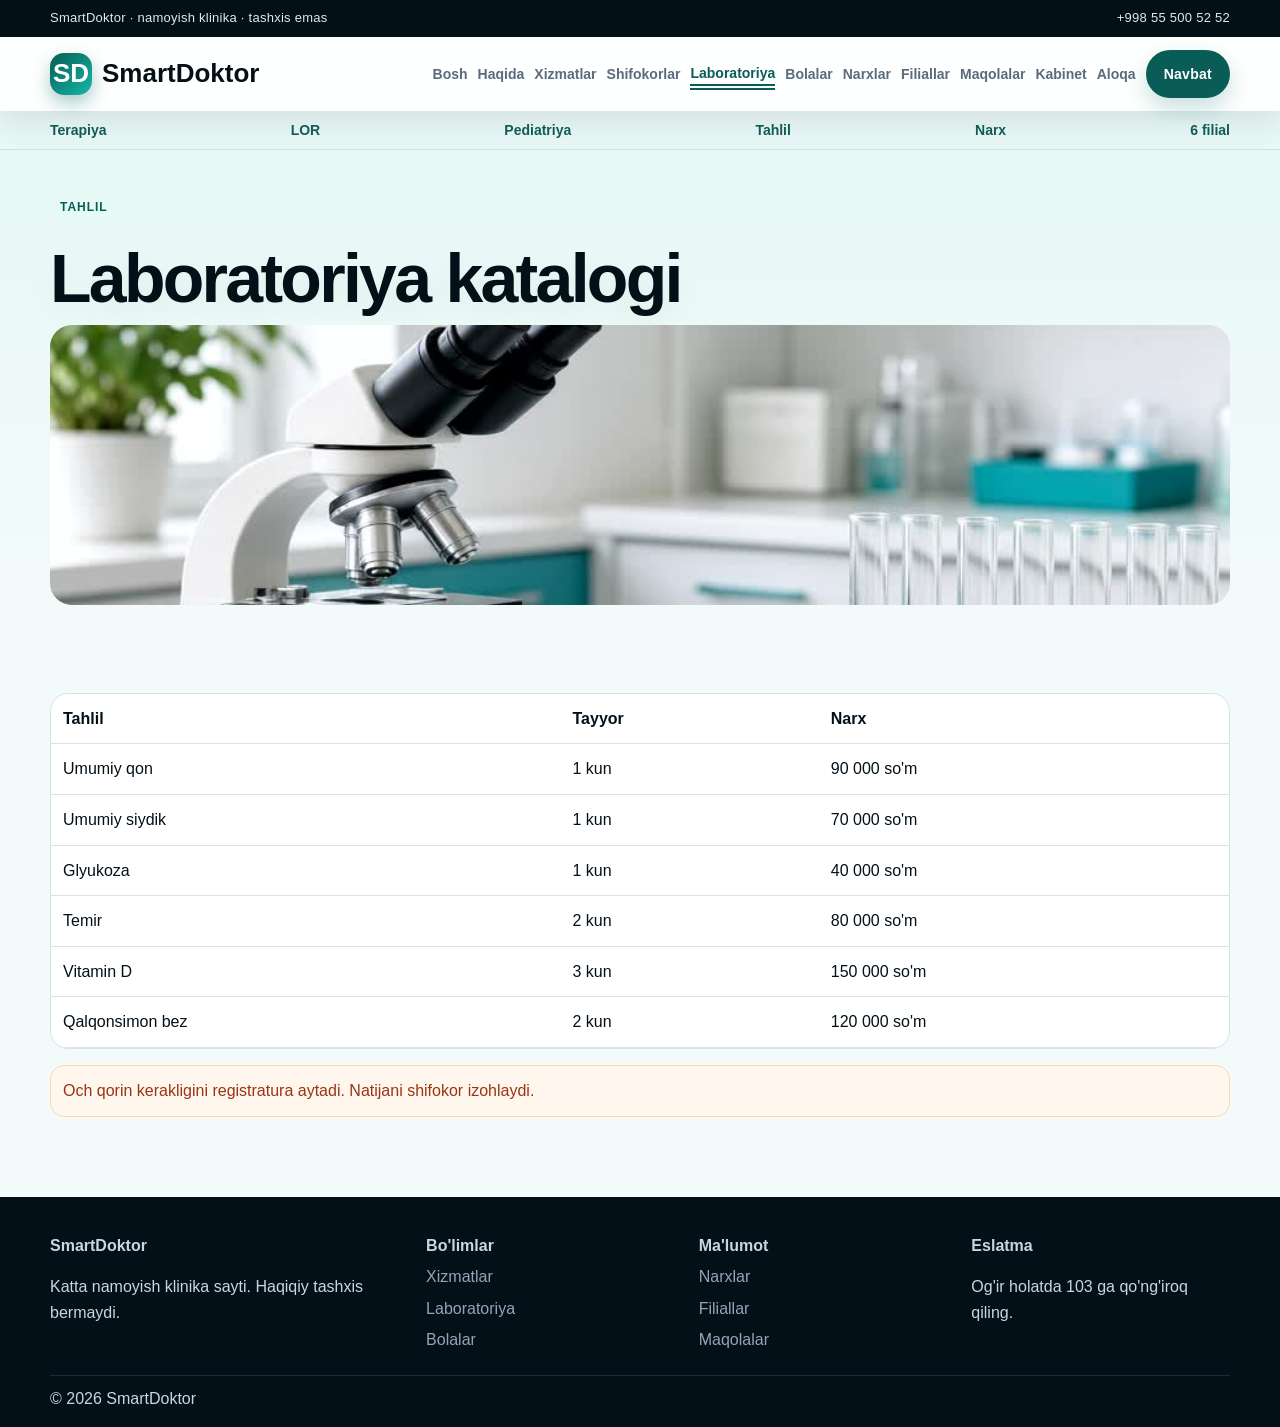
<file: laboratoriya.html>
<!DOCTYPE html><html lang="uz"><head><meta charset="UTF-8"><meta name="viewport" content="width=device-width, initial-scale=1"><link rel="icon" href="media/favicon.png"><title>Laboratoriya — SmartDoktor</title><link rel="stylesheet" href="styles.css"></head><body>
  <div class="topbar"><div class="container topbar-row"><span>SmartDoktor · namoyish klinika · tashxis emas</span><span>+998 55 500 52 52</span></div></div>
  <header class="header"><div class="container nav">
    <a class="logo" href="index.html"><span class="logo-mark">SD</span> SmartDoktor</a>
    <button class="menu-btn" id="menuBtn" type="button">Menyu</button>
    <nav class="menu" id="menu" aria-label="laboratoriya.html">        <a href="index.html" class="">Bosh</a>
        <a href="haqida.html" class="">Haqida</a>
        <a href="xizmatlar.html" class="">Xizmatlar</a>
        <a href="shifokorlar.html" class="">Shifokorlar</a>
        <a href="laboratoriya.html" class="active">Laboratoriya</a>
        <a href="bolalar.html" class="">Bolalar</a>
        <a href="narxlar.html" class="">Narxlar</a>
        <a href="filiallar.html" class="">Filiallar</a>
        <a href="maqolalar.html" class="">Maqolalar</a>
        <a href="kabinet.html" class="">Kabinet</a>
        <a href="aloqa.html" class="">Aloqa</a>
        <a class="btn" href="kabinet.html">Navbat</a>
    </nav>
  </div></header>
  <div class="subnav"><div class="container subnav-row">
    <a href="xizmatlar.html?tur=Terapiya">Terapiya</a>
    <a href="xizmatlar.html?tur=LOR">LOR</a>
    <a href="bolalar.html">Pediatriya</a>
    <a href="laboratoriya.html">Tahlil</a>
    <a href="narxlar.html">Narx</a>
    <a href="filiallar.html">6 filial</a>
  </div></div>
<main>
<section class="page-hero"><div class="container"><p class="kicker">Tahlil</p><h1>Laboratoriya katalogi</h1><img class="wide-photo" src="media/mikroskop.jpg" alt="Laboratoriya"></div></section>
<section><div class="container"><div class="table-wrap"><table><thead><tr><th>Tahlil</th><th>Tayyor</th><th>Narx</th></tr></thead><tbody id="labTable"></tbody></table></div>
<p class="warn">Och qorin kerakligini registratura aytadi. Natijani shifokor izohlaydi.</p></div></section>
</main>
  <footer class="footer"><div class="container foot-grid">
    <div><strong>SmartDoktor</strong><p>Katta namoyish klinika sayti. Haqiqiy tashxis bermaydi.</p></div>
    <div><strong>Bo'limlar</strong><a href="xizmatlar.html">Xizmatlar</a><a href="laboratoriya.html">Laboratoriya</a><a href="bolalar.html">Bolalar</a></div>
    <div><strong>Ma'lumot</strong><a href="narxlar.html">Narxlar</a><a href="filiallar.html">Filiallar</a><a href="maqolalar.html">Maqolalar</a></div>
    <div><strong>Eslatma</strong><p>Og'ir holatda 103 ga qo'ng'iroq qiling.</p></div>
  </div><div class="container bottom">© 2026 SmartDoktor</div></footer>
  <div class="modal" id="modal"><div class="modal-card"><h3 id="modalTitle">Xabar</h3><p id="modalBody"></p><button class="btn" id="closeModal" type="button">Yopish</button></div></div>
  <div class="toast" id="toast"></div><button class="to-top" id="toTop" type="button">↑</button>
  <script src="script.js"></script></body></html>
</file>
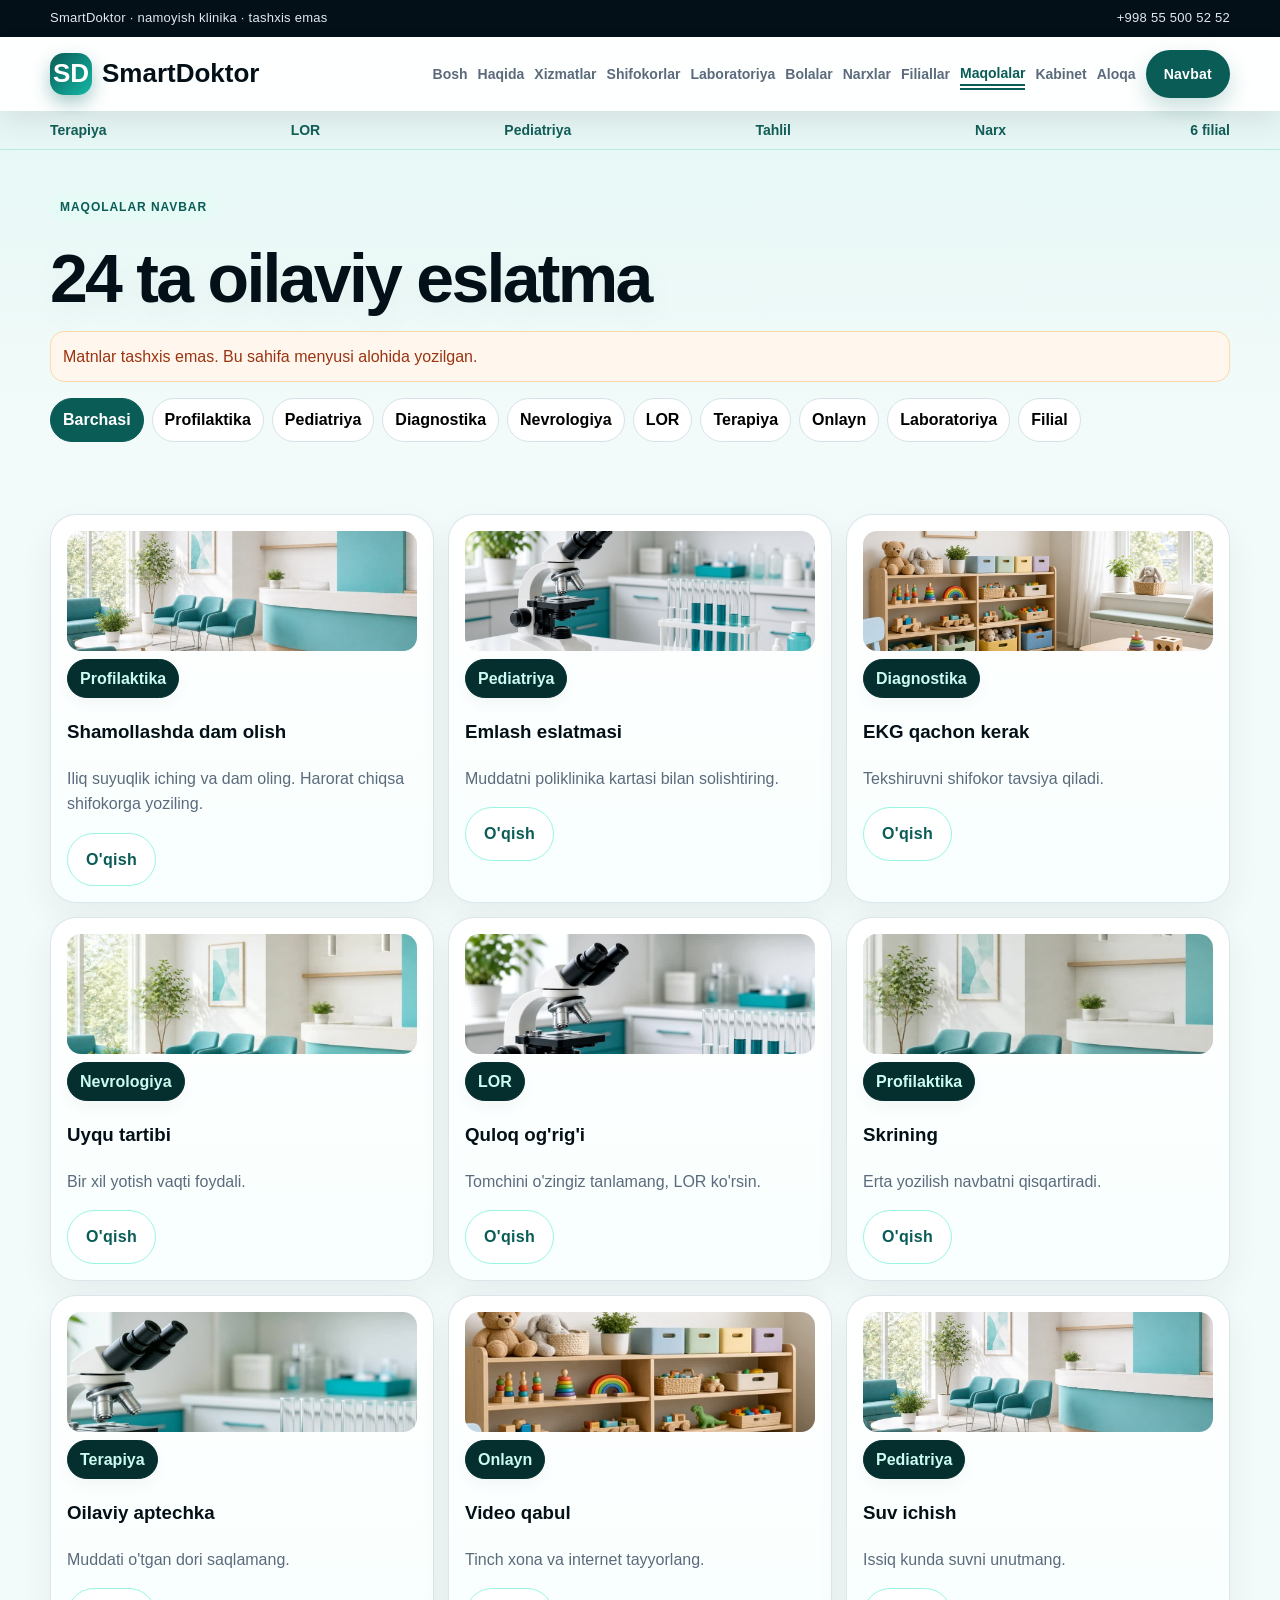
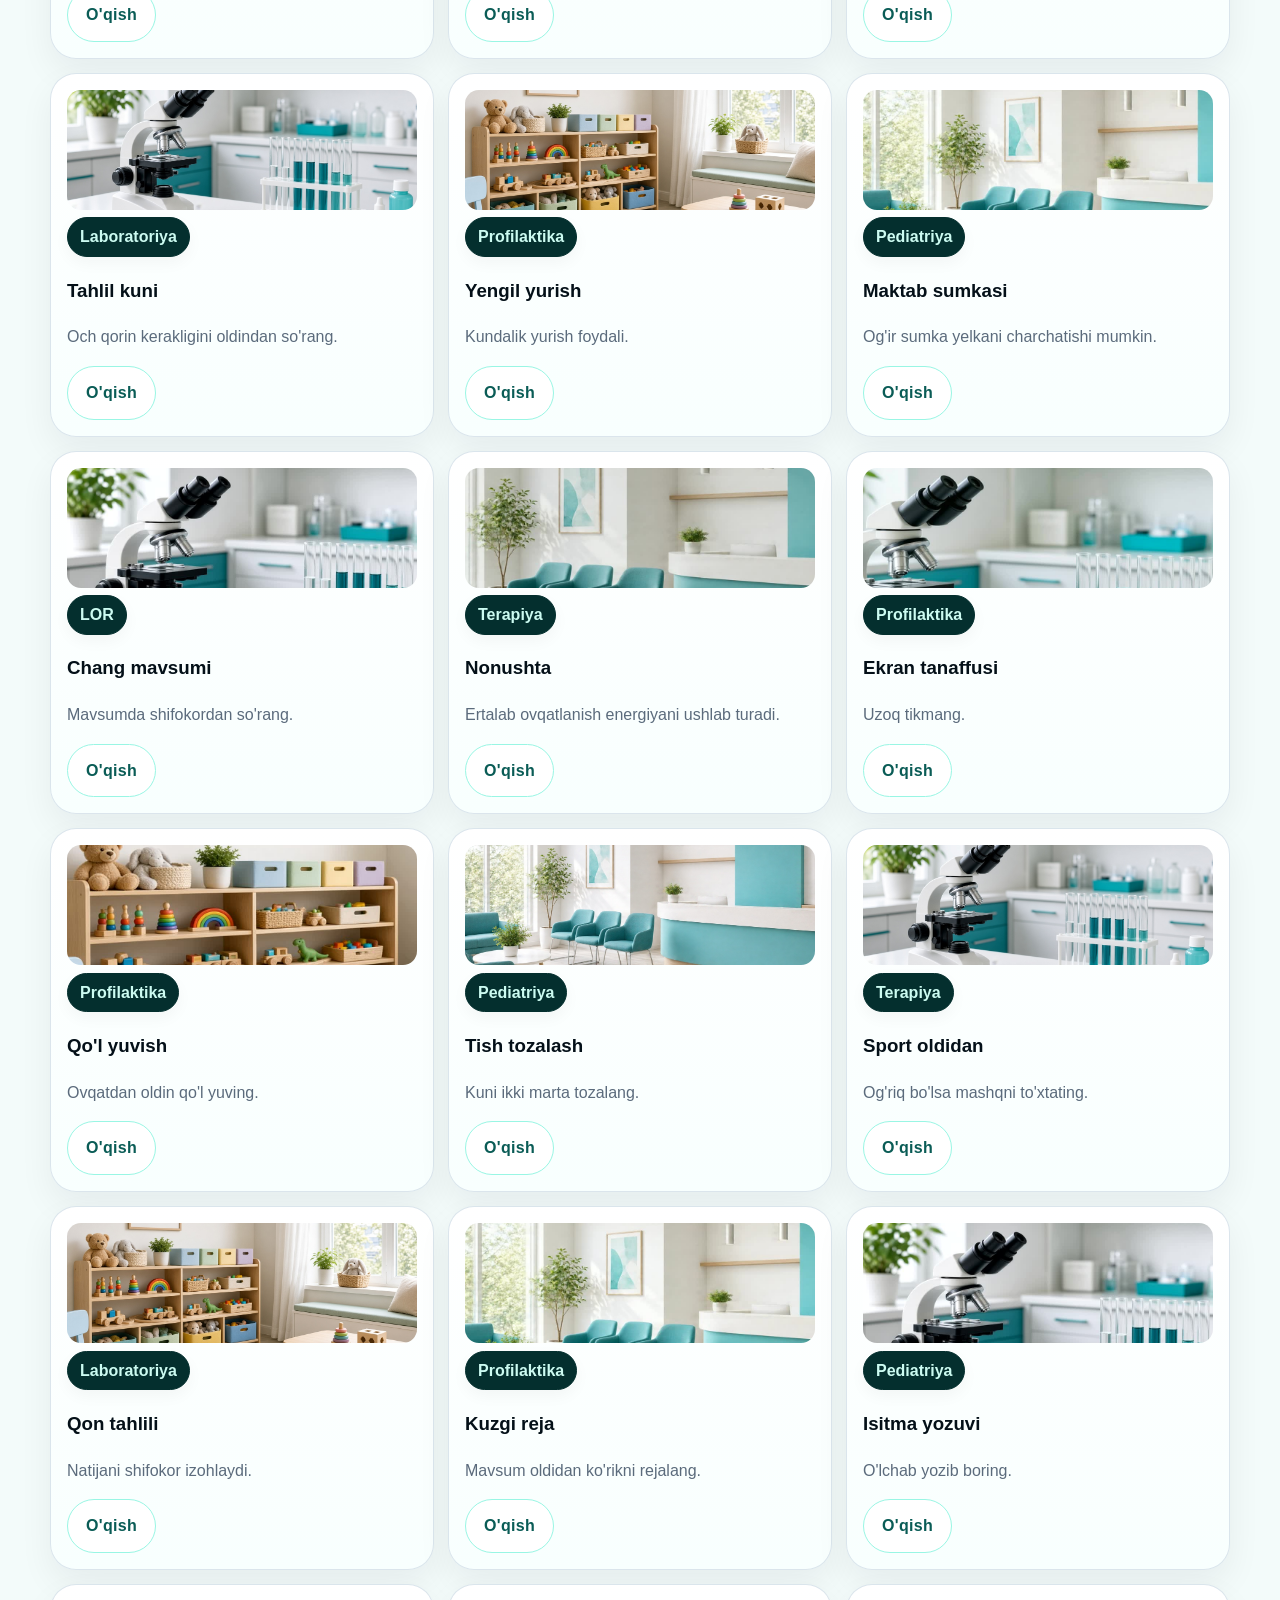
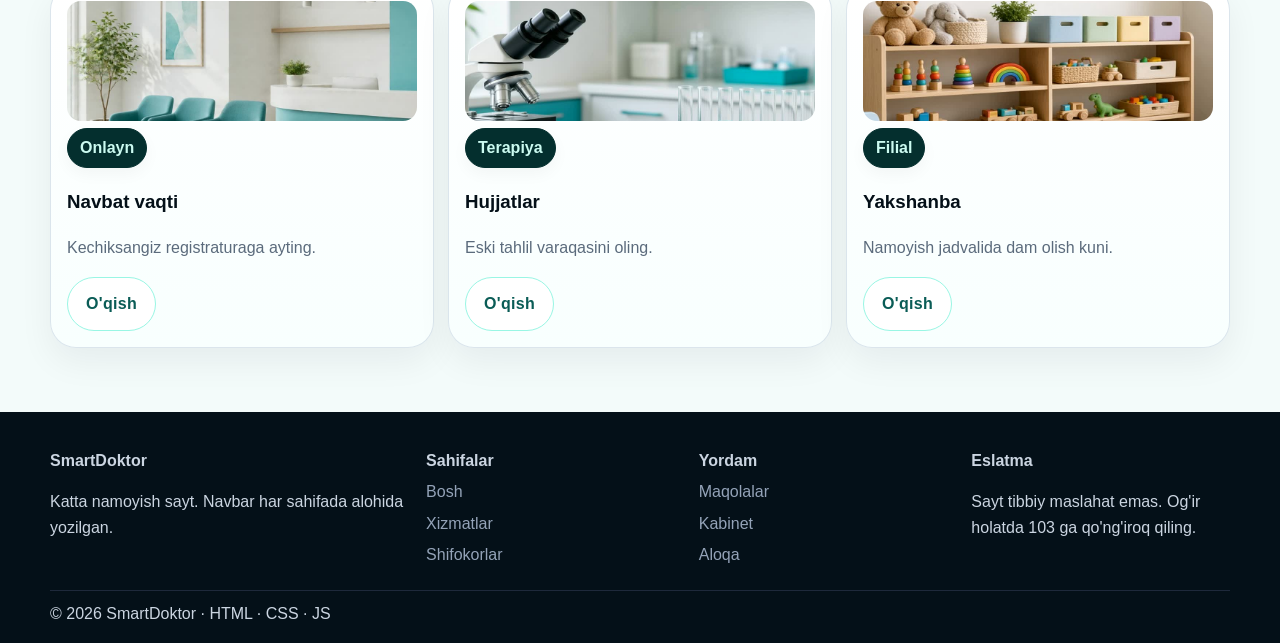
<file: maqolalar.html>
<!DOCTYPE html>
<html lang="uz">
<head>
  <meta charset="UTF-8">
  <meta name="viewport" content="width=device-width, initial-scale=1.0">
    <link rel="icon" href="media/favicon.png">
  <title>Maqolalar — SmartDoktor</title>
  <link rel="stylesheet" href="styles.css">
</head>
<body>
  <div class="topbar"><div class="container topbar-row"><span>SmartDoktor · namoyish klinika · tashxis emas</span><span>+998 55 500 52 52</span></div></div>
  <header class="header"><div class="container nav">
    <a class="logo" href="index.html"><span class="logo-mark">SD</span> SmartDoktor</a>
    <button class="menu-btn" id="menuBtn" type="button">Menyu</button>
    <nav class="menu" id="menu" aria-label="maqolalar.html">        <a href="index.html" class="">Bosh</a>
        <a href="haqida.html" class="">Haqida</a>
        <a href="xizmatlar.html" class="">Xizmatlar</a>
        <a href="shifokorlar.html" class="">Shifokorlar</a>
        <a href="laboratoriya.html" class="">Laboratoriya</a>
        <a href="bolalar.html" class="">Bolalar</a>
        <a href="narxlar.html" class="">Narxlar</a>
        <a href="filiallar.html" class="">Filiallar</a>
        <a href="maqolalar.html" class="active">Maqolalar</a>
        <a href="kabinet.html" class="">Kabinet</a>
        <a href="aloqa.html" class="">Aloqa</a>
        <a class="btn" href="kabinet.html">Navbat</a>
    </nav>
  </div></header>
  <div class="subnav"><div class="container subnav-row">
    <a href="xizmatlar.html?tur=Terapiya">Terapiya</a>
    <a href="xizmatlar.html?tur=LOR">LOR</a>
    <a href="bolalar.html">Pediatriya</a>
    <a href="laboratoriya.html">Tahlil</a>
    <a href="narxlar.html">Narx</a>
    <a href="filiallar.html">6 filial</a>
  </div></div>
  <main>

    <section class="page-hero"><div class="container"><p class="kicker">Maqolalar navbar</p><h1>24 ta oilaviy eslatma</h1><p class="warn">Matnlar tashxis emas. Bu sahifa menyusi alohida yozilgan.</p><div class="toolbar" id="articleFilters"></div></div></section>
    <section><div class="container"><div class="blog" id="articleGrid"></div></div></section>

  </main>
  <footer class="footer">
    <div class="container foot-grid">
      <div><strong>SmartDoktor</strong><p>Katta namoyish sayt. Navbar har sahifada alohida yozilgan.</p></div>
      <div><strong>Sahifalar</strong><a href="index.html">Bosh</a><a href="xizmatlar.html">Xizmatlar</a><a href="shifokorlar.html">Shifokorlar</a></div>
      <div><strong>Yordam</strong><a href="maqolalar.html">Maqolalar</a><a href="kabinet.html">Kabinet</a><a href="aloqa.html">Aloqa</a></div>
      <div><strong>Eslatma</strong><p>Sayt tibbiy maslahat emas. Og'ir holatda 103 ga qo'ng'iroq qiling.</p></div>
    </div>
    <div class="container bottom">© 2026 SmartDoktor · HTML · CSS · JS</div>
  </footer>
  <div class="modal" id="modal"><div class="modal-card"><h3 id="modalTitle">Xabar</h3><p id="modalBody"></p><button class="btn" id="closeModal" type="button">Yopish</button></div></div>
  <div class="toast" id="toast"></div>
  <button class="to-top" id="toTop" type="button">↑</button>
  <script src="script.js"></script>
</body>
</html>
</file>
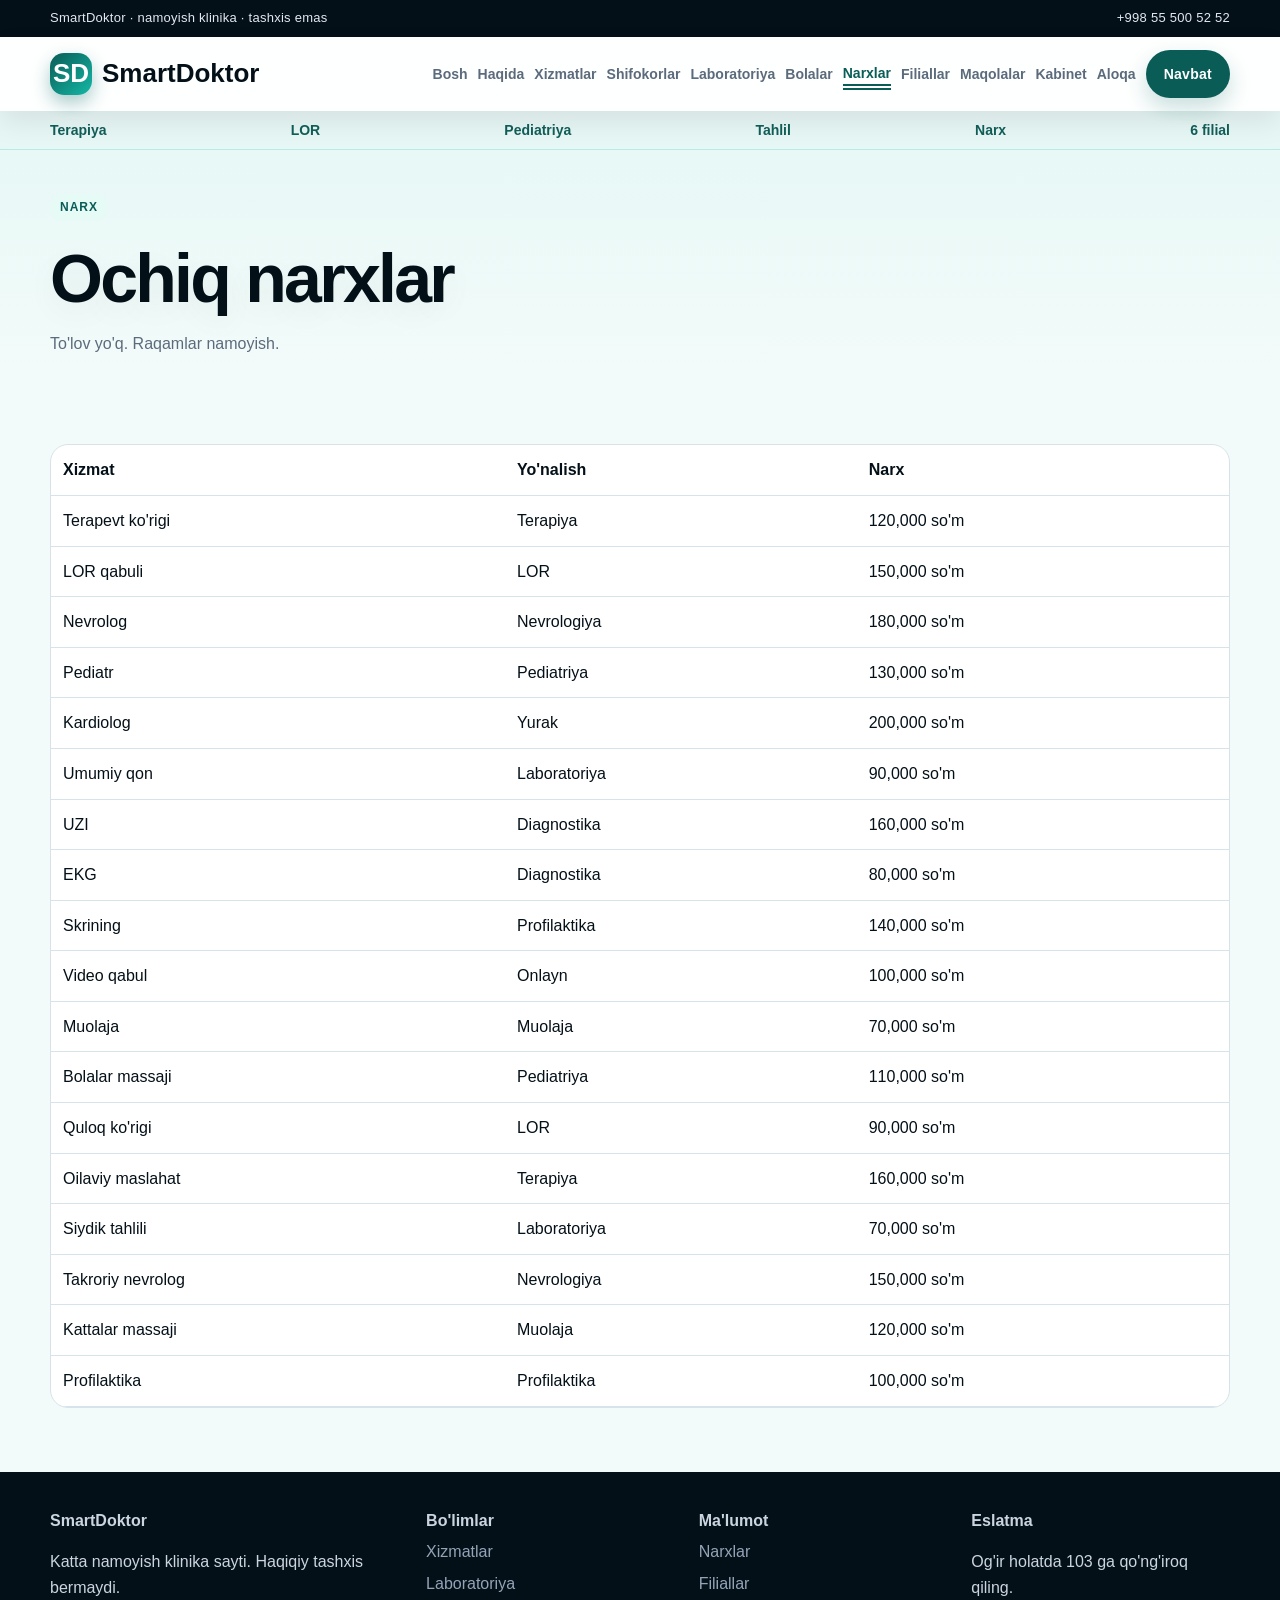
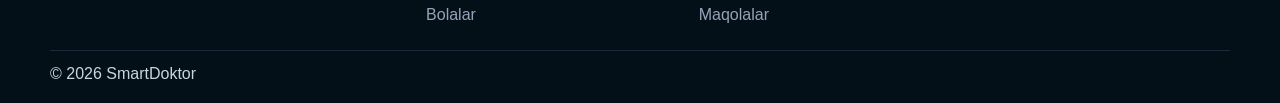
<file: narxlar.html>
<!DOCTYPE html><html lang="uz"><head><meta charset="UTF-8"><meta name="viewport" content="width=device-width, initial-scale=1"><link rel="icon" href="media/favicon.png"><title>Narxlar — SmartDoktor</title><link rel="stylesheet" href="styles.css"></head><body>
  <div class="topbar"><div class="container topbar-row"><span>SmartDoktor · namoyish klinika · tashxis emas</span><span>+998 55 500 52 52</span></div></div>
  <header class="header"><div class="container nav">
    <a class="logo" href="index.html"><span class="logo-mark">SD</span> SmartDoktor</a>
    <button class="menu-btn" id="menuBtn" type="button">Menyu</button>
    <nav class="menu" id="menu" aria-label="narxlar.html">        <a href="index.html" class="">Bosh</a>
        <a href="haqida.html" class="">Haqida</a>
        <a href="xizmatlar.html" class="">Xizmatlar</a>
        <a href="shifokorlar.html" class="">Shifokorlar</a>
        <a href="laboratoriya.html" class="">Laboratoriya</a>
        <a href="bolalar.html" class="">Bolalar</a>
        <a href="narxlar.html" class="active">Narxlar</a>
        <a href="filiallar.html" class="">Filiallar</a>
        <a href="maqolalar.html" class="">Maqolalar</a>
        <a href="kabinet.html" class="">Kabinet</a>
        <a href="aloqa.html" class="">Aloqa</a>
        <a class="btn" href="kabinet.html">Navbat</a>
    </nav>
  </div></header>
  <div class="subnav"><div class="container subnav-row">
    <a href="xizmatlar.html?tur=Terapiya">Terapiya</a>
    <a href="xizmatlar.html?tur=LOR">LOR</a>
    <a href="bolalar.html">Pediatriya</a>
    <a href="laboratoriya.html">Tahlil</a>
    <a href="narxlar.html">Narx</a>
    <a href="filiallar.html">6 filial</a>
  </div></div>
<main>
<section class="page-hero"><div class="container"><p class="kicker">Narx</p><h1>Ochiq narxlar</h1><p class="muted">To'lov yo'q. Raqamlar namoyish.</p></div></section>
<section><div class="container"><div class="table-wrap"><table><thead><tr><th>Xizmat</th><th>Yo'nalish</th><th>Narx</th></tr></thead><tbody id="priceTable"></tbody></table></div></div></section>
</main>
  <footer class="footer"><div class="container foot-grid">
    <div><strong>SmartDoktor</strong><p>Katta namoyish klinika sayti. Haqiqiy tashxis bermaydi.</p></div>
    <div><strong>Bo'limlar</strong><a href="xizmatlar.html">Xizmatlar</a><a href="laboratoriya.html">Laboratoriya</a><a href="bolalar.html">Bolalar</a></div>
    <div><strong>Ma'lumot</strong><a href="narxlar.html">Narxlar</a><a href="filiallar.html">Filiallar</a><a href="maqolalar.html">Maqolalar</a></div>
    <div><strong>Eslatma</strong><p>Og'ir holatda 103 ga qo'ng'iroq qiling.</p></div>
  </div><div class="container bottom">© 2026 SmartDoktor</div></footer>
  <div class="modal" id="modal"><div class="modal-card"><h3 id="modalTitle">Xabar</h3><p id="modalBody"></p><button class="btn" id="closeModal" type="button">Yopish</button></div></div>
  <div class="toast" id="toast"></div><button class="to-top" id="toTop" type="button">↑</button>
  <script src="script.js"></script></body></html>
</file>
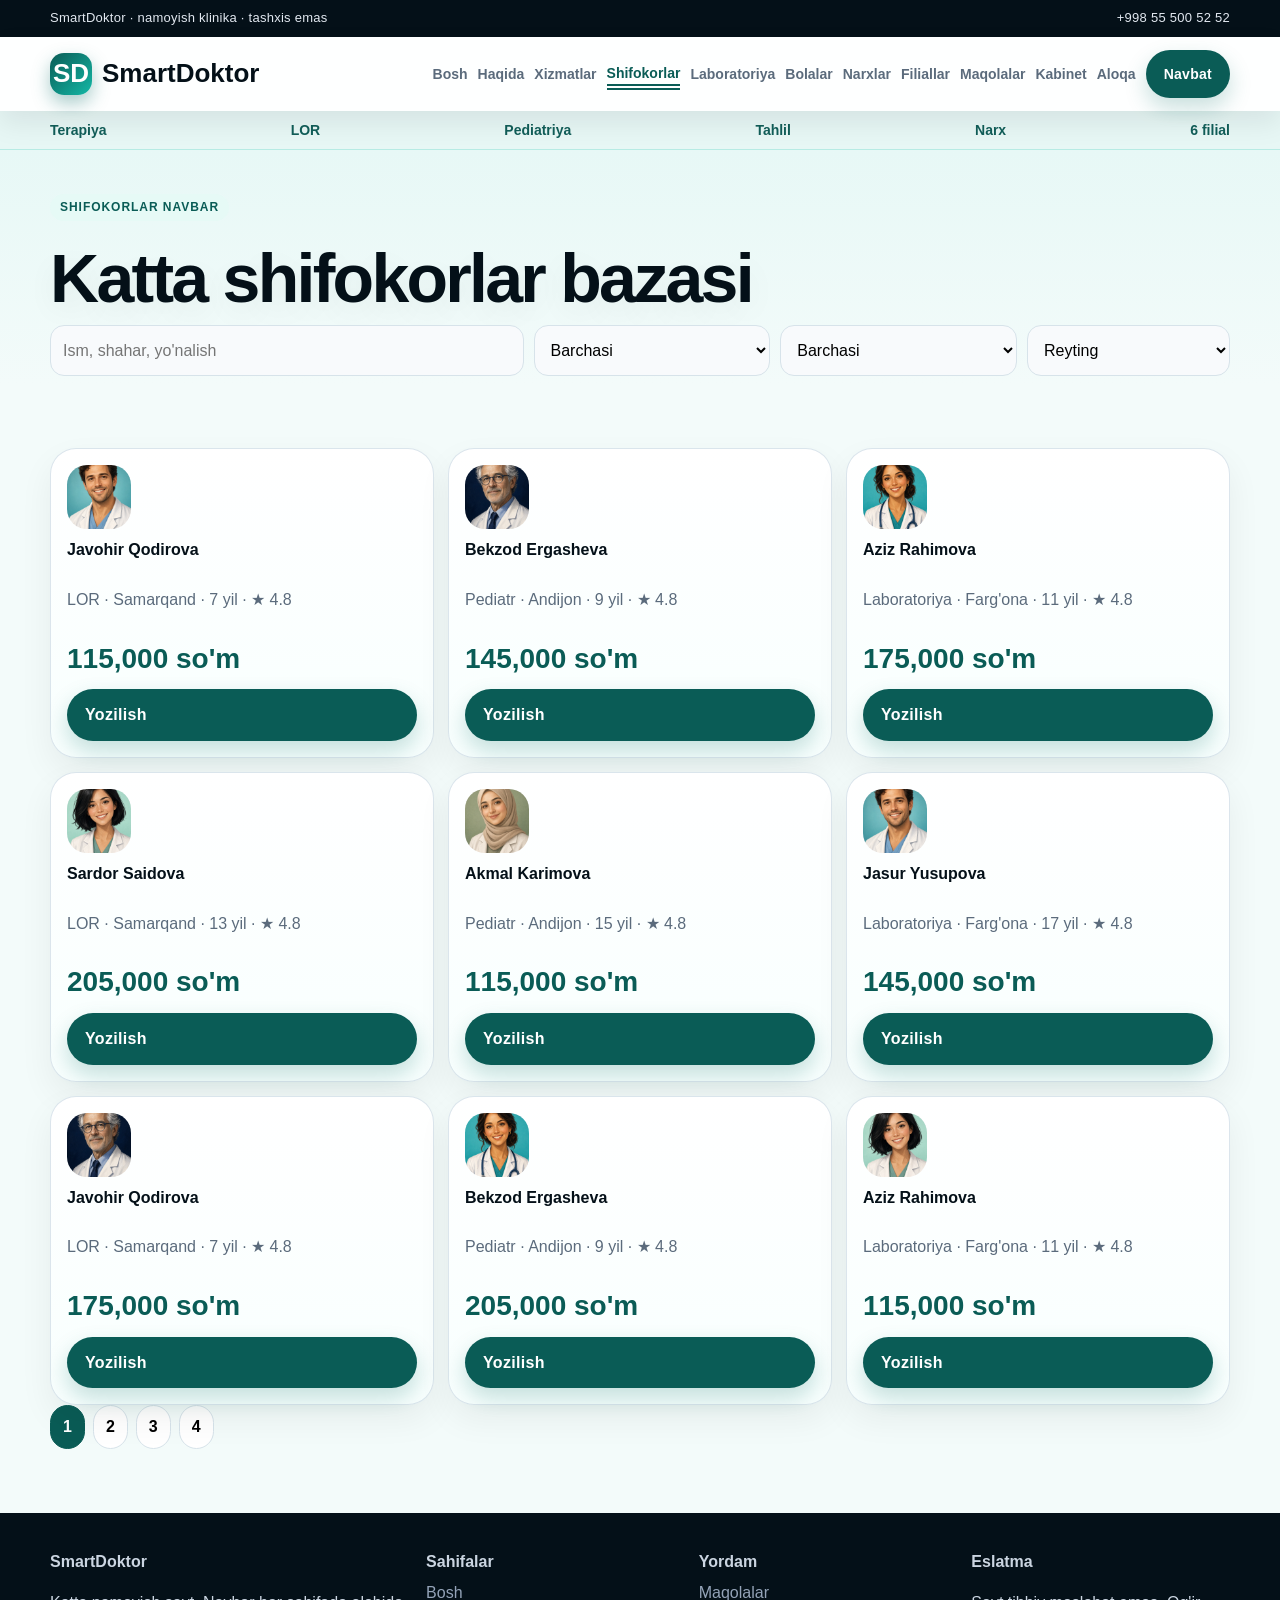
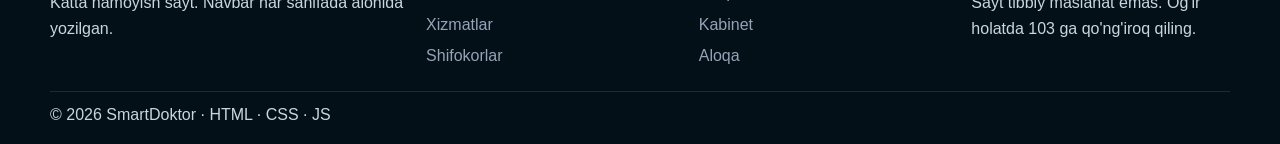
<file: shifokorlar.html>
<!DOCTYPE html>
<html lang="uz">
<head>
  <meta charset="UTF-8">
  <meta name="viewport" content="width=device-width, initial-scale=1.0">
    <link rel="icon" href="media/favicon.png">
  <title>Shifokorlar — SmartDoktor</title>
  <link rel="stylesheet" href="styles.css">
</head>
<body>
  <div class="topbar"><div class="container topbar-row"><span>SmartDoktor · namoyish klinika · tashxis emas</span><span>+998 55 500 52 52</span></div></div>
  <header class="header"><div class="container nav">
    <a class="logo" href="index.html"><span class="logo-mark">SD</span> SmartDoktor</a>
    <button class="menu-btn" id="menuBtn" type="button">Menyu</button>
    <nav class="menu" id="menu" aria-label="shifokorlar.html">        <a href="index.html" class="">Bosh</a>
        <a href="haqida.html" class="">Haqida</a>
        <a href="xizmatlar.html" class="">Xizmatlar</a>
        <a href="shifokorlar.html" class="active">Shifokorlar</a>
        <a href="laboratoriya.html" class="">Laboratoriya</a>
        <a href="bolalar.html" class="">Bolalar</a>
        <a href="narxlar.html" class="">Narxlar</a>
        <a href="filiallar.html" class="">Filiallar</a>
        <a href="maqolalar.html" class="">Maqolalar</a>
        <a href="kabinet.html" class="">Kabinet</a>
        <a href="aloqa.html" class="">Aloqa</a>
        <a class="btn" href="kabinet.html">Navbat</a>
    </nav>
  </div></header>
  <div class="subnav"><div class="container subnav-row">
    <a href="xizmatlar.html?tur=Terapiya">Terapiya</a>
    <a href="xizmatlar.html?tur=LOR">LOR</a>
    <a href="bolalar.html">Pediatriya</a>
    <a href="laboratoriya.html">Tahlil</a>
    <a href="narxlar.html">Narx</a>
    <a href="filiallar.html">6 filial</a>
  </div></div>
  <main>

    <section class="page-hero"><div class="container"><p class="kicker">Shifokorlar navbar</p><h1>Katta shifokorlar bazasi</h1>
      <div class="filters"><input id="q" placeholder="Ism, shahar, yo'nalish"><select id="spec"></select><select id="city"></select><select id="sort"><option value="rate">Reyting</option><option value="price">Narx</option><option value="name">Ism</option></select></div>
    </div></section>
    <section><div class="container"><div class="doctors" id="doctorGrid"></div><div class="pager" id="pager"></div></div></section>

  </main>
  <footer class="footer">
    <div class="container foot-grid">
      <div><strong>SmartDoktor</strong><p>Katta namoyish sayt. Navbar har sahifada alohida yozilgan.</p></div>
      <div><strong>Sahifalar</strong><a href="index.html">Bosh</a><a href="xizmatlar.html">Xizmatlar</a><a href="shifokorlar.html">Shifokorlar</a></div>
      <div><strong>Yordam</strong><a href="maqolalar.html">Maqolalar</a><a href="kabinet.html">Kabinet</a><a href="aloqa.html">Aloqa</a></div>
      <div><strong>Eslatma</strong><p>Sayt tibbiy maslahat emas. Og'ir holatda 103 ga qo'ng'iroq qiling.</p></div>
    </div>
    <div class="container bottom">© 2026 SmartDoktor · HTML · CSS · JS</div>
  </footer>
  <div class="modal" id="modal"><div class="modal-card"><h3 id="modalTitle">Xabar</h3><p id="modalBody"></p><button class="btn" id="closeModal" type="button">Yopish</button></div></div>
  <div class="toast" id="toast"></div>
  <button class="to-top" id="toTop" type="button">↑</button>
  <script src="script.js"></script>
</body>
</html>
</file>
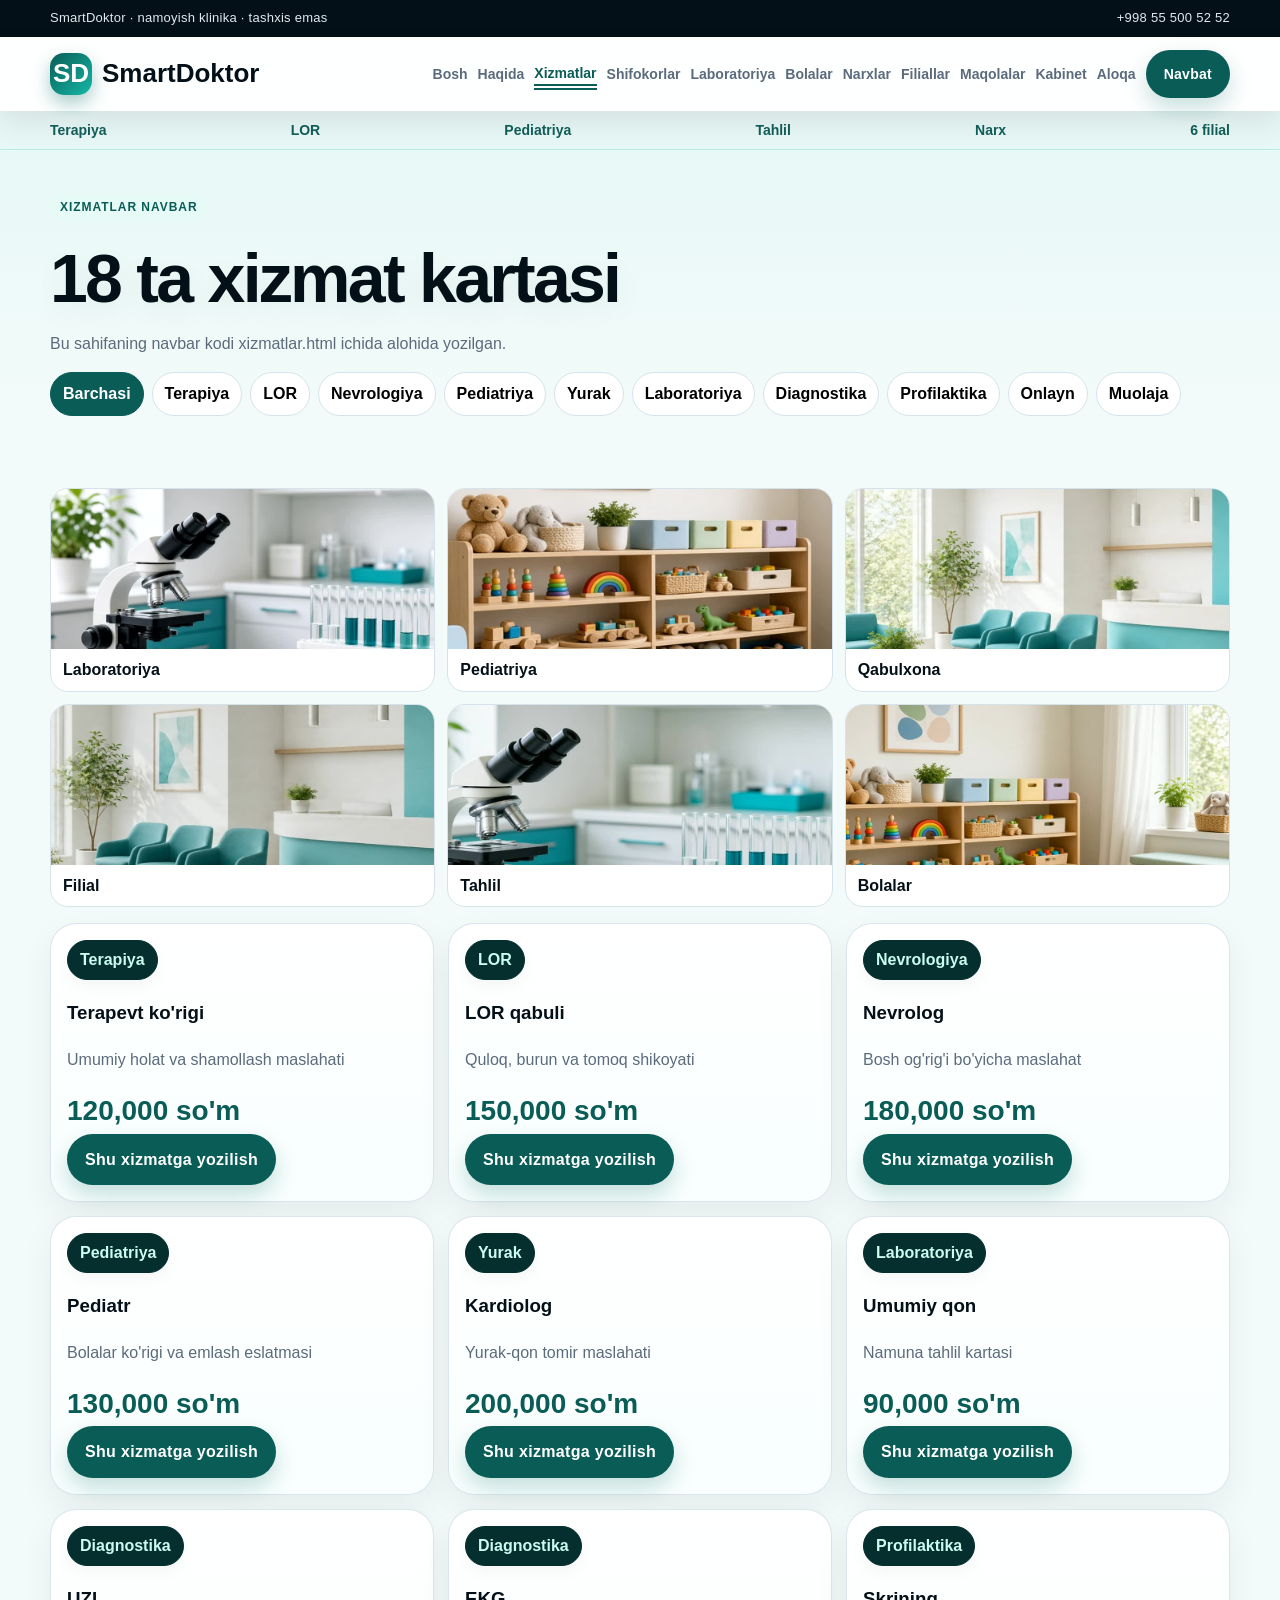
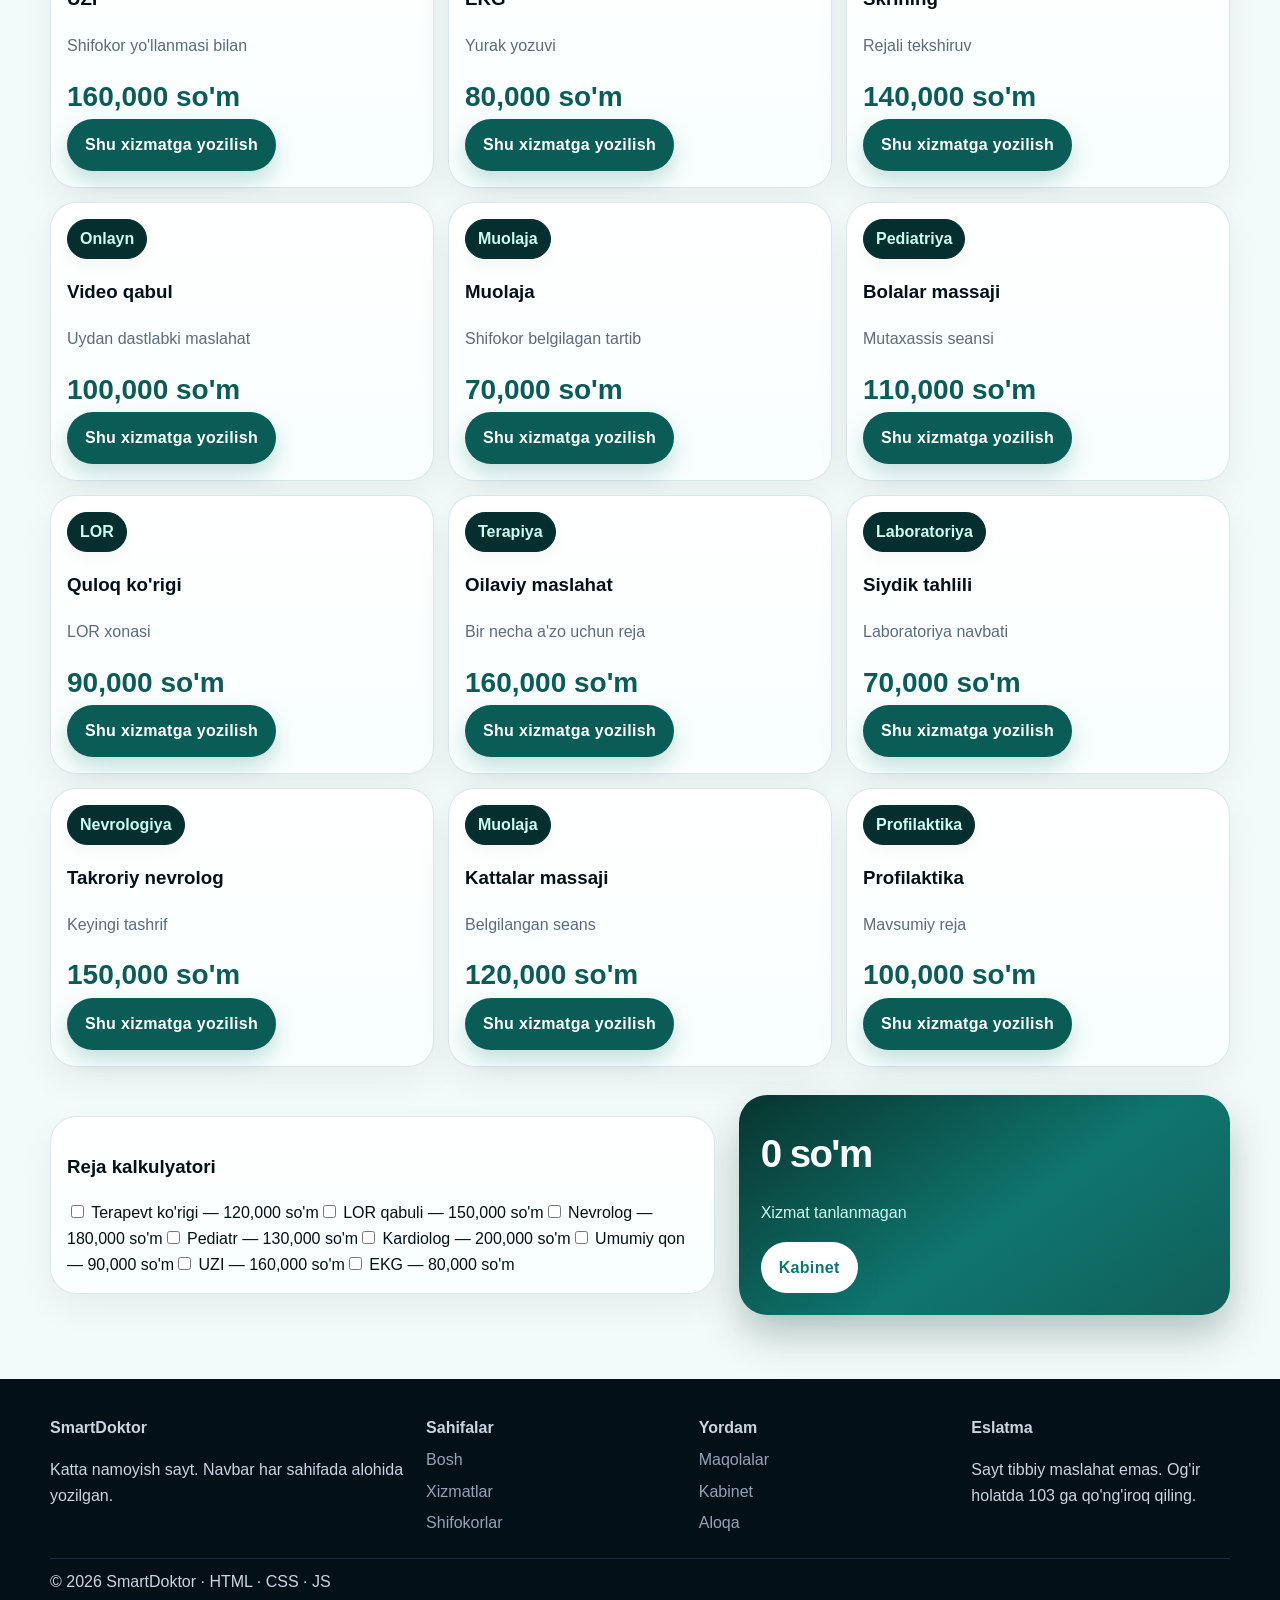
<file: xizmatlar.html>
<!DOCTYPE html>
<html lang="uz">
<head>
  <meta charset="UTF-8">
  <meta name="viewport" content="width=device-width, initial-scale=1.0">
    <link rel="icon" href="media/favicon.png">
  <title>Xizmatlar — SmartDoktor</title>
  <link rel="stylesheet" href="styles.css">
</head>
<body>
  <div class="topbar"><div class="container topbar-row"><span>SmartDoktor · namoyish klinika · tashxis emas</span><span>+998 55 500 52 52</span></div></div>
  <header class="header"><div class="container nav">
    <a class="logo" href="index.html"><span class="logo-mark">SD</span> SmartDoktor</a>
    <button class="menu-btn" id="menuBtn" type="button">Menyu</button>
    <nav class="menu" id="menu" aria-label="xizmatlar.html">        <a href="index.html" class="">Bosh</a>
        <a href="haqida.html" class="">Haqida</a>
        <a href="xizmatlar.html" class="active">Xizmatlar</a>
        <a href="shifokorlar.html" class="">Shifokorlar</a>
        <a href="laboratoriya.html" class="">Laboratoriya</a>
        <a href="bolalar.html" class="">Bolalar</a>
        <a href="narxlar.html" class="">Narxlar</a>
        <a href="filiallar.html" class="">Filiallar</a>
        <a href="maqolalar.html" class="">Maqolalar</a>
        <a href="kabinet.html" class="">Kabinet</a>
        <a href="aloqa.html" class="">Aloqa</a>
        <a class="btn" href="kabinet.html">Navbat</a>
    </nav>
  </div></header>
  <div class="subnav"><div class="container subnav-row">
    <a href="xizmatlar.html?tur=Terapiya">Terapiya</a>
    <a href="xizmatlar.html?tur=LOR">LOR</a>
    <a href="bolalar.html">Pediatriya</a>
    <a href="laboratoriya.html">Tahlil</a>
    <a href="narxlar.html">Narx</a>
    <a href="filiallar.html">6 filial</a>
  </div></div>
  <main>

    <section class="page-hero"><div class="container"><p class="kicker">Xizmatlar navbar</p><h1>18 ta xizmat kartasi</h1><p class="lead">Bu sahifaning navbar kodi xizmatlar.html ichida alohida yozilgan.</p><div class="toolbar" id="serviceFilters"></div></div></section>
    <section><div class="container"><div class="media-row">
        <figure><img src="media/mikroskop.jpg" alt="Mikroskop"><figcaption>Laboratoriya</figcaption></figure>
        <figure><img src="media/oyinchoq.jpg" alt="Bolalar xonasi"><figcaption>Pediatriya</figcaption></figure>
        <figure><img src="media/qabul.jpg" alt="Qabul"><figcaption>Qabulxona</figcaption></figure>
        <figure><img src="media/dahliz.jpg" alt="Dahliz"><figcaption>Filial</figcaption></figure>
        <figure><img src="media/tahlil.jpg" alt="Tahlil stoli"><figcaption>Tahlil</figcaption></figure>
        <figure><img src="media/bolalar-2.jpg" alt="Bolalar burchagi"><figcaption>Bolalar</figcaption></figure>
      </div><div class="cards" id="serviceGrid"></div>
      <div class="split" style="margin-top:28px"><form class="card" id="calcForm"><h3>Reja kalkulyatori</h3><div id="calcBoxes"></div></form>
      <div class="panel"><h2 id="calcTotal">0 so'm</h2><p id="calcList">Xizmat tanlang</p><a class="btn" href="kabinet.html" style="background:#fff;color:#0f766e">Kabinet</a></div></div>
    </div></section>

  </main>
  <footer class="footer">
    <div class="container foot-grid">
      <div><strong>SmartDoktor</strong><p>Katta namoyish sayt. Navbar har sahifada alohida yozilgan.</p></div>
      <div><strong>Sahifalar</strong><a href="index.html">Bosh</a><a href="xizmatlar.html">Xizmatlar</a><a href="shifokorlar.html">Shifokorlar</a></div>
      <div><strong>Yordam</strong><a href="maqolalar.html">Maqolalar</a><a href="kabinet.html">Kabinet</a><a href="aloqa.html">Aloqa</a></div>
      <div><strong>Eslatma</strong><p>Sayt tibbiy maslahat emas. Og'ir holatda 103 ga qo'ng'iroq qiling.</p></div>
    </div>
    <div class="container bottom">© 2026 SmartDoktor · HTML · CSS · JS</div>
  </footer>
  <div class="modal" id="modal"><div class="modal-card"><h3 id="modalTitle">Xabar</h3><p id="modalBody"></p><button class="btn" id="closeModal" type="button">Yopish</button></div></div>
  <div class="toast" id="toast"></div>
  <button class="to-top" id="toTop" type="button">↑</button>
  <script src="script.js"></script>
</body>
</html>
</file>
<file: styles.css>
:root{--teal:#0f766e;--teal-2:#14b8a6;--soft:#ccfbf1;--ink:#0f172a;--muted:#475569;--line:#e2e8f0;--bg:#f8fafc;--max:1180px}
*{box-sizing:border-box}html{scroll-behavior:smooth}body{margin:0;font-family:"Segoe UI",Arial,sans-serif;color:var(--ink);background:var(--bg);line-height:1.6}a{color:inherit;text-decoration:none}button,input,select,textarea{font:inherit}
.container{width:min(var(--max),calc(100% - 32px));margin:0 auto}
.topbar{background:#0b1220;color:#e2e8f0;font-size:13px}.topbar-row,.subnav-row{display:flex;justify-content:space-between;gap:12px;padding:8px 0;flex-wrap:wrap}
.header{position:sticky;top:0;z-index:40;background:rgba(255,255,255,.96);border-bottom:1px solid var(--line)}
.nav{display:flex;align-items:center;justify-content:space-between;min-height:74px;gap:16px}
.logo{display:flex;align-items:center;gap:10px;font-weight:800;font-size:22px}.logo-mark{width:42px;height:42px;border-radius:14px;background:linear-gradient(135deg,var(--teal),var(--teal-2));color:#fff;display:grid;place-items:center}
.menu{display:flex;gap:14px;align-items:center}.menu a{color:var(--muted);font-weight:700}.menu a.active{color:var(--teal);border-bottom:2px solid var(--teal)}
.subnav{background:#f0fdfa;border-bottom:1px solid #99f6e4}.subnav a{color:#115e59;font-weight:700;font-size:14px}
.btn{border:0;background:var(--teal);color:#fff;border-radius:999px;padding:12px 16px;font-weight:800;cursor:pointer;display:inline-flex}.btn.ghost{background:#fff;color:var(--teal);border:1px solid #99f6e4}
.menu-btn{display:none;border:1px solid var(--line);background:#fff;border-radius:12px;padding:8px 10px}
.hero{padding:48px 0 20px;background:linear-gradient(180deg,#ecfeff,#f8fafc)}.hero-grid,.split,.wide{display:grid;grid-template-columns:1.15fr .85fr;gap:24px;align-items:center}
h1{font-size:clamp(34px,5vw,58px);line-height:1.05;margin:10px 0}h2{font-size:clamp(26px,3vw,40px);margin:6px 0}.lead,.muted{color:var(--muted)}
.badge,.pill,.chip,.slot{border-radius:999px}.badge{display:inline-flex;background:#fff;border:1px solid #99f6e4;color:var(--teal);padding:6px 12px;font-weight:800}
.pills,.toolbar,.slots,.hero-actions{display:flex;gap:8px;flex-wrap:wrap}.pill,.chip,.slot{background:#fff;border:1px solid var(--line);padding:8px 12px;font-weight:700}
.chip.active,.slot.on{background:var(--teal);color:#fff;border-color:var(--teal)}.chip,.slot{cursor:pointer}
.card,.hero-card,.list-card,.doc{background:#fff;border:1px solid var(--line);border-radius:22px;padding:16px}
.stats,.cards,.doctors,.three,.blog,.foot-grid{display:grid;gap:14px}.stats{grid-template-columns:repeat(4,1fr)}.cards,.doctors,.blog,.three{grid-template-columns:repeat(3,1fr)}.foot-grid{grid-template-columns:1.4fr 1fr 1fr 1fr}
.stat b,.price{color:var(--teal);font-size:28px}.two{display:grid;grid-template-columns:1fr 1fr;gap:12px}
section{padding:64px 0}.soft{background:#f0fdfa}.kicker{color:var(--teal);font-weight:800;letter-spacing:.08em;font-size:12px;text-transform:uppercase}
.panel,.banner{background:linear-gradient(160deg,#0f766e,#134e4a);color:#fff;border-radius:28px;padding:22px}.banner p,.panel p{color:#ccfbf1}
.filters{display:grid;grid-template-columns:1.4fr .7fr .7fr .6fr;gap:10px}input,select,textarea{width:100%;border:1px solid var(--line);border-radius:14px;padding:12px;background:#f8fafc}
.form-grid{display:grid;gap:10px}.avatar{width:64px;height:64px;border-radius:20px;display:grid;place-items:center;color:#fff;font-weight:800}
.stars{color:#f59e0b}.table-wrap{overflow:auto;background:#fff;border:1px solid var(--line);border-radius:18px}table{width:100%;border-collapse:collapse}th,td{text-align:left;padding:12px;border-bottom:1px solid var(--line)}
.faq{display:grid;gap:10px}.faq-item{background:#fff;border:1px solid var(--line);border-radius:16px}.faq-item button{width:100%;text-align:left;border:0;background:#fff;padding:14px;font-weight:800;cursor:pointer}.faq-item p{display:none;margin:0;padding:0 14px 14px;color:var(--muted)}.faq-item.open p{display:block}
.week,.gallery{display:grid;gap:8px}.week{grid-template-columns:repeat(7,1fr)}.gallery{grid-template-columns:repeat(4,1fr)}.day,.tile{background:#fff;border:1px solid var(--line);border-radius:16px;padding:10px;min-height:90px}.tile{color:#fff;display:grid;align-items:end}
.pager,.tabs{display:flex;gap:8px;flex-wrap:wrap}.tab{border:1px solid var(--line);background:#fff;border-radius:12px;padding:8px 12px;font-weight:800;cursor:pointer}.tab.on{background:#0f172a;color:#fff}
.footer{background:#0b1220;color:#cbd5e1;padding:36px 0 16px}.footer a{display:block;color:#94a3b8;margin:6px 0}.bottom{border-top:1px solid #1e293b;margin-top:16px;padding-top:10px}
.modal{position:fixed;inset:0;background:rgba(15,23,42,.45);display:none;place-items:center;z-index:70;padding:16px}.modal.open{display:grid}.modal-card{width:min(520px,100%);background:#fff;border-radius:22px;padding:20px}
.toast{position:fixed;right:16px;bottom:16px;background:#0f172a;color:#fff;padding:12px 14px;border-radius:14px;display:none;z-index:80}.toast.show{display:block}
.to-top{position:fixed;right:16px;bottom:70px;width:44px;height:44px;border:0;border-radius:50%;background:var(--teal);color:#fff;display:none}
.warn{background:#fff7ed;border:1px solid #fed7aa;color:#9a3412;border-radius:14px;padding:12px}.page-hero{padding:32px 0 8px}
@media(max-width:900px){.hero-grid,.split,.wide,.stats,.cards,.doctors,.three,.blog,.two,.foot-grid,.filters,.week,.gallery{grid-template-columns:1fr}.menu{display:none;position:absolute;top:74px;left:0;right:0;background:#fff;flex-direction:column;align-items:flex-start;padding:14px;border-bottom:1px solid var(--line)}.menu.open{display:flex}.menu-btn{display:inline-flex}}

[hidden]{display:none !important}
.menu a.btn{color:#fff;border-bottom:0}
input[type="checkbox"]{width:auto}
.doc{display:flex;flex-direction:column;gap:8px}
.msg-list{display:grid;gap:8px;margin-top:12px}


.stage{position:relative;height:280px;perspective:900px;margin-bottom:16px}
.orbit{position:absolute;inset:36px;border:2px dashed rgba(15,118,110,.35);border-radius:50%;animation:spin 14s linear infinite}
.orbit-2{inset:68px;animation-duration:9s;animation-direction:reverse}
.cube{position:absolute;left:50%;top:50%;width:92px;height:92px;transform-style:preserve-3d;animation:tumble 8s linear infinite}
.cube span{position:absolute;inset:0;border:2px solid #99f6e4;background:rgba(15,118,110,.78);color:#fff;display:grid;place-items:center;font-weight:800}
.cube span:nth-child(1){transform:translateZ(46px)}
.cube span:nth-child(2){transform:rotateY(180deg) translateZ(46px)}
.cube span:nth-child(3){transform:rotateY(90deg) translateZ(46px)}
.cube span:nth-child(4){transform:rotateY(-90deg) translateZ(46px)}
.cube span:nth-child(5){transform:rotateX(90deg) translateZ(46px)}
.cube span:nth-child(6){transform:rotateX(-90deg) translateZ(46px)}
.float{position:absolute;background:#fff;border-radius:16px;padding:8px 10px;font-weight:800;color:#0f766e;box-shadow:0 12px 30px rgba(15,23,42,.12);animation:float 3.4s ease-in-out infinite}
.f1{left:12px;top:30px}.f2{right:18px;top:54px;animation-delay:.4s}.f3{left:40px;bottom:18px;animation-delay:.8s}
.tilt{transform-style:preserve-3d;transition:transform .15s linear}
.card,.doc,.stat,.list-card{transition:transform .35s ease, box-shadow .35s ease}
.card:hover,.doc:hover,.stat:hover{transform:translateY(-8px) rotateX(6deg);box-shadow:0 18px 40px rgba(15,118,110,.16)}
.logo-mark{animation:pulse 2.8s ease-in-out infinite}
.reveal{animation:rise .7s ease both}
@keyframes spin{to{transform:rotate(360deg)}}
@keyframes tumble{to{transform:translate(-50%,-50%) rotateX(360deg) rotateY(360deg)}}
@keyframes float{50%{transform:translateY(-12px)}}
@keyframes pulse{50%{transform:scale(1.08) rotate(-8deg)}}
@keyframes rise{from{opacity:0;transform:translateY(24px)}to{opacity:1;transform:none}}
@media(prefers-reduced-motion:reduce){.cube,.orbit,.float,.logo-mark{animation:none}}


body{animation:pageIn .55s ease}
.menu a{position:relative}
.menu a:not(.btn)::after{content:"";position:absolute;left:0;bottom:-6px;height:2px;width:0;background:var(--teal);transition:width .25s ease}
.menu a:not(.btn):hover::after,.menu a.active:not(.btn)::after{width:100%}
.btn{transition:transform .2s ease, background .2s ease, box-shadow .2s ease}
.btn:hover{transform:translateY(-2px);box-shadow:0 10px 20px rgba(15,118,110,.25)}
.hero h1,.hero .lead,.hero-actions{animation:rise .7s ease both}
.hero .lead{animation-delay:.12s}
.hero-actions{animation-delay:.22s}
.stat{animation:pop .6s ease both}
.stat:nth-child(2){animation-delay:.08s}
.stat:nth-child(3){animation-delay:.16s}
.stat:nth-child(4){animation-delay:.24s}
.card,.doc,.list-card,.faq-item,.day,.tile{animation:rise .65s ease both}
.card:nth-child(2),.doc:nth-child(2){animation-delay:.08s}
.card:nth-child(3),.doc:nth-child(3){animation-delay:.16s}
.faq-item p{transition:opacity .2s ease}
.modal-card{animation:pop .28s ease}
.toast{animation:slideIn .3s ease}
.subnav a{transition:color .2s ease, transform .2s ease}
.subnav a:hover{transform:translateY(-2px)}
@keyframes pageIn{from{opacity:0}to{opacity:1}}
@keyframes pop{from{opacity:0;transform:scale(.92)}to{opacity:1;transform:none}}
@keyframes slideIn{from{opacity:0;transform:translateY(12px)}to{opacity:1;transform:none}}
@media(prefers-reduced-motion:reduce){
  body,.hero h1,.hero .lead,.hero-actions,.stat,.card,.doc,.list-card,.faq-item,.day,.tile,.modal-card,.toast,.cube,.orbit,.float,.logo-mark{animation:none}
}


:root{
  --teal:#0b6e66;
  --teal-2:#14b8a6;
  --ink:#07111f;
  --muted:#5b6b7c;
  --line:#d7e3ea;
  --bg:#eef6f6;
  --card:#ffffff;
  --max:1180px;
}
body{
  background:
    radial-gradient(900px 420px at 90% -10%, rgba(20,184,166,.18), transparent 60%),
    linear-gradient(180deg,#f7fffe 0%, var(--bg) 28%, #f8fafc 100%);
  color:var(--ink);
}
.topbar{background:var(--ink);letter-spacing:.02em}
.header{background:rgba(255,255,255,.9);box-shadow:0 10px 30px rgba(7,17,31,.05)}
.logo{font-size:24px}
.logo-mark{box-shadow:0 8px 18px rgba(11,110,102,.35)}
.menu a{font-size:15px}
.menu a.active{color:var(--teal)}
.subnav{background:#e7f7f5;border-bottom:1px solid #b7ebe4}
.hero{
  background:
    radial-gradient(500px 240px at 12% 20%, rgba(20,184,166,.2), transparent 70%),
    linear-gradient(180deg,#f3fffd,#eef6f6);
}
h1,h2{font-weight:850;letter-spacing:-.04em}
.badge,.pill{background:#fff;box-shadow:0 6px 16px rgba(7,17,31,.04)}
.btn{box-shadow:0 10px 22px rgba(11,110,102,.22);letter-spacing:.01em}
.btn.ghost{box-shadow:none}
.card,.hero-card,.list-card,.doc,.stat,.faq-item,.day,.tile{
  border:1px solid rgba(215,227,234,.9);
  box-shadow:0 14px 34px rgba(7,17,31,.06);
  background:linear-gradient(180deg,#fff,#f8fffe);
}
.hero-card{border-radius:28px}
.panel,.banner{
  background:linear-gradient(145deg,#08352f,#0f766e 55%,#115e59);
  box-shadow:0 20px 40px rgba(8,53,47,.28);
}
.kicker{background:#e6faf6;display:inline-flex;border-radius:999px;padding:4px 10px}
.footer{background:#07111f}
.page-hero h1{max-width:760px}
.stage{filter:drop-shadow(0 18px 24px rgba(11,110,102,.18))}


.media-card{position:relative;border-radius:28px;overflow:hidden;box-shadow:0 18px 40px rgba(7,17,31,.16)}
.hero-video,.wide-photo,.media-row img{width:100%;display:block;object-fit:cover}
.hero-video{height:240px;background:#0f766e}
.wide-photo{height:280px;border-radius:22px;margin-bottom:16px}
.gif-badge{position:absolute;right:12px;bottom:12px;width:72px;height:72px;border-radius:18px;border:3px solid #fff}
.media-row{display:grid;grid-template-columns:repeat(3,1fr);gap:12px;margin-bottom:16px}
.media-row figure{margin:0;background:#fff;border-radius:18px;overflow:hidden;border:1px solid var(--line)}
.media-row img{height:160px}
.media-row figcaption{padding:8px 12px;font-weight:800}
.avatar.photo{background-size:cover;background-position:center;color:transparent}
@media(max-width:900px){.media-row{grid-template-columns:1fr}}


.loader{position:fixed;inset:0;z-index:100;background:#07111f;display:grid;place-items:center;transition:opacity .45s ease,visibility .45s ease}
.loader.hide{opacity:0;visibility:hidden}
.loader-box{display:grid;justify-items:center;gap:8px;color:#fff}
.loader-box img{width:84px;height:84px;border-radius:22px}
.loader-box span{color:#99f6e4}
.loader-box i{width:140px;height:6px;border-radius:99px;background:#134e4a;overflow:hidden;display:block}
.loader-box i::after{content:"";display:block;height:100%;width:40%;background:#14b8a6;animation:load 1s ease-in-out infinite}
@keyframes load{0%{transform:translateX(-120%)}100%{transform:translateX(320%)}}


:root{--ink:#041018;--teal:#0a5c56;--glow:rgba(20,184,166,.35)}
body{background:#f3fbfa}
.topbar{background:#041018}
.header{border-bottom:0;box-shadow:0 12px 28px rgba(4,16,24,.08)}
.logo{font-size:26px}
h1{font-size:clamp(40px,5.4vw,68px);text-shadow:0 10px 30px rgba(4,16,24,.06)}
.hero{position:relative;overflow:hidden}
.hero::before{content:"";position:absolute;width:420px;height:420px;right:-80px;top:-120px;background:radial-gradient(circle,var(--glow),transparent 68%);pointer-events:none}
.badge{background:#042f2e;color:#ccfbf1;border-color:#042f2e}
.btn{padding:13px 18px;letter-spacing:.02em}
.card,.doc,.hero-card,.list-card{border-radius:26px}
.card:hover,.doc:hover{transform:translateY(-10px);box-shadow:0 22px 46px rgba(4,16,24,.12)}
.stat{background:#fff;border-top:4px solid #0f766e}
.media-card{box-shadow:0 24px 50px rgba(4,16,24,.2)}
.footer{background:#041018}
.page-hero{background:linear-gradient(180deg,#e7f8f6,transparent)}


.menu{gap:10px;flex-wrap:wrap}
.menu a{font-size:14px}


.hero-grid{align-items:start}
.stage{grid-column:1}
.media-card{grid-column:2}
#openNow{grid-column:2}


img,video{max-width:100%;height:auto}
.hero-video{height:220px;width:100%}
.container{overflow-wrap:anywhere}
.subnav-row{overflow:auto;flex-wrap:nowrap}
.table-wrap{max-width:100%}
@media (max-width: 900px){
  body{overflow-x:hidden}
  .topbar-row{font-size:12px}
  .nav{min-height:64px}
  .logo{font-size:20px}
  .menu-btn{display:inline-flex}
  .menu{
    display:none;
    position:absolute;
    top:64px;
    left:0;
    right:0;
    max-height:70vh;
    overflow:auto;
    background:#fff;
    flex-direction:column;
    align-items:stretch;
    padding:12px;
    gap:8px;
    border-bottom:1px solid #d7e3ea;
    z-index:50;
  }
  .menu.open{display:flex}
  .menu a,.menu a.btn{width:100%;justify-content:center}
  .hero-grid,.split,.wide,.stats,.cards,.doctors,.three,.blog,.two,.foot-grid,.filters,.week,.gallery,.media-row{
    grid-template-columns:1fr !important;
  }
  .stage,.media-card,#openNow{grid-column:auto !important;width:100%}
  .stage{height:220px}
  h1{font-size:34px}
  .hero{padding:28px 0 12px}
  .gif-badge{width:56px;height:56px}
  .wide-photo{height:180px}
  .stat b,.price{font-size:22px}
  section{padding:42px 0}
  .pager,.slots,.pills,.toolbar{width:100%}
}
@media (max-width: 420px){
  .container{width:calc(100% - 20px)}
  h1{font-size:30px}
  .stage{height:180px}
  .cube{width:72px;height:72px}
}
</file>
